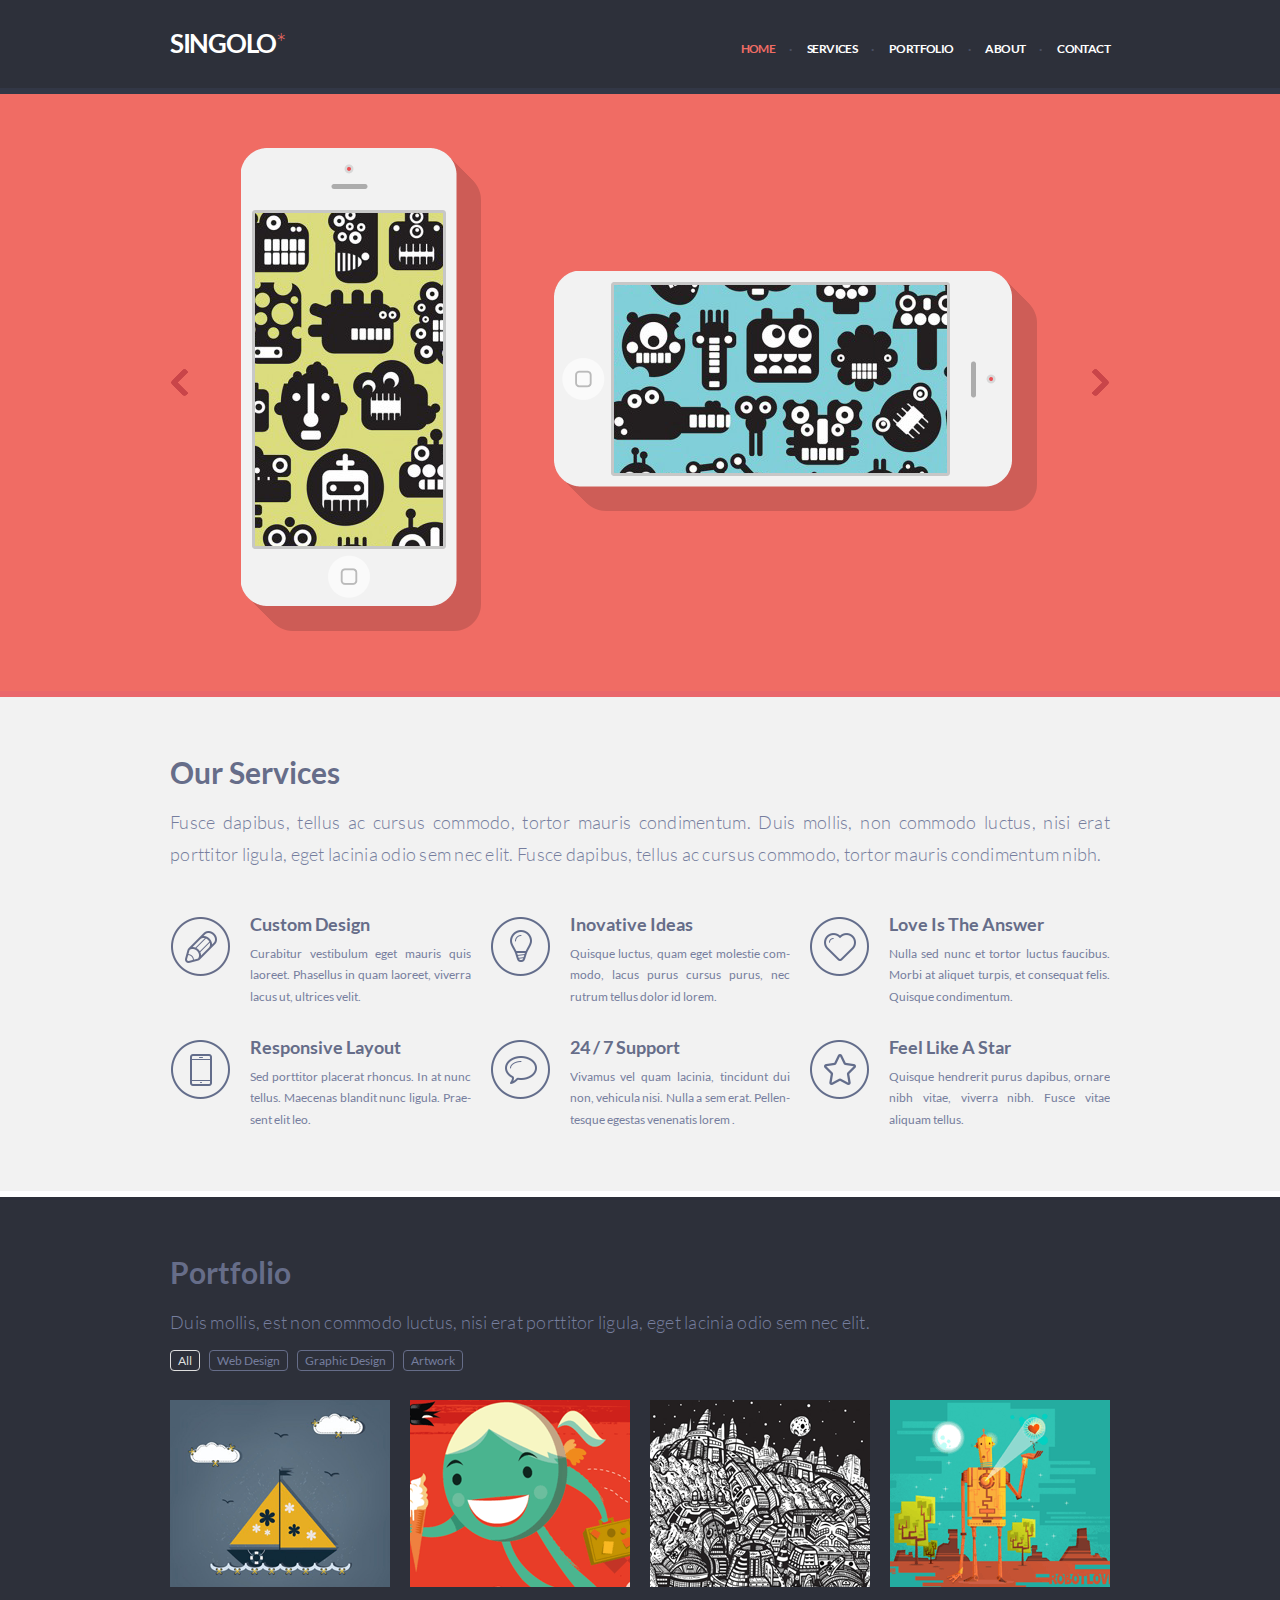
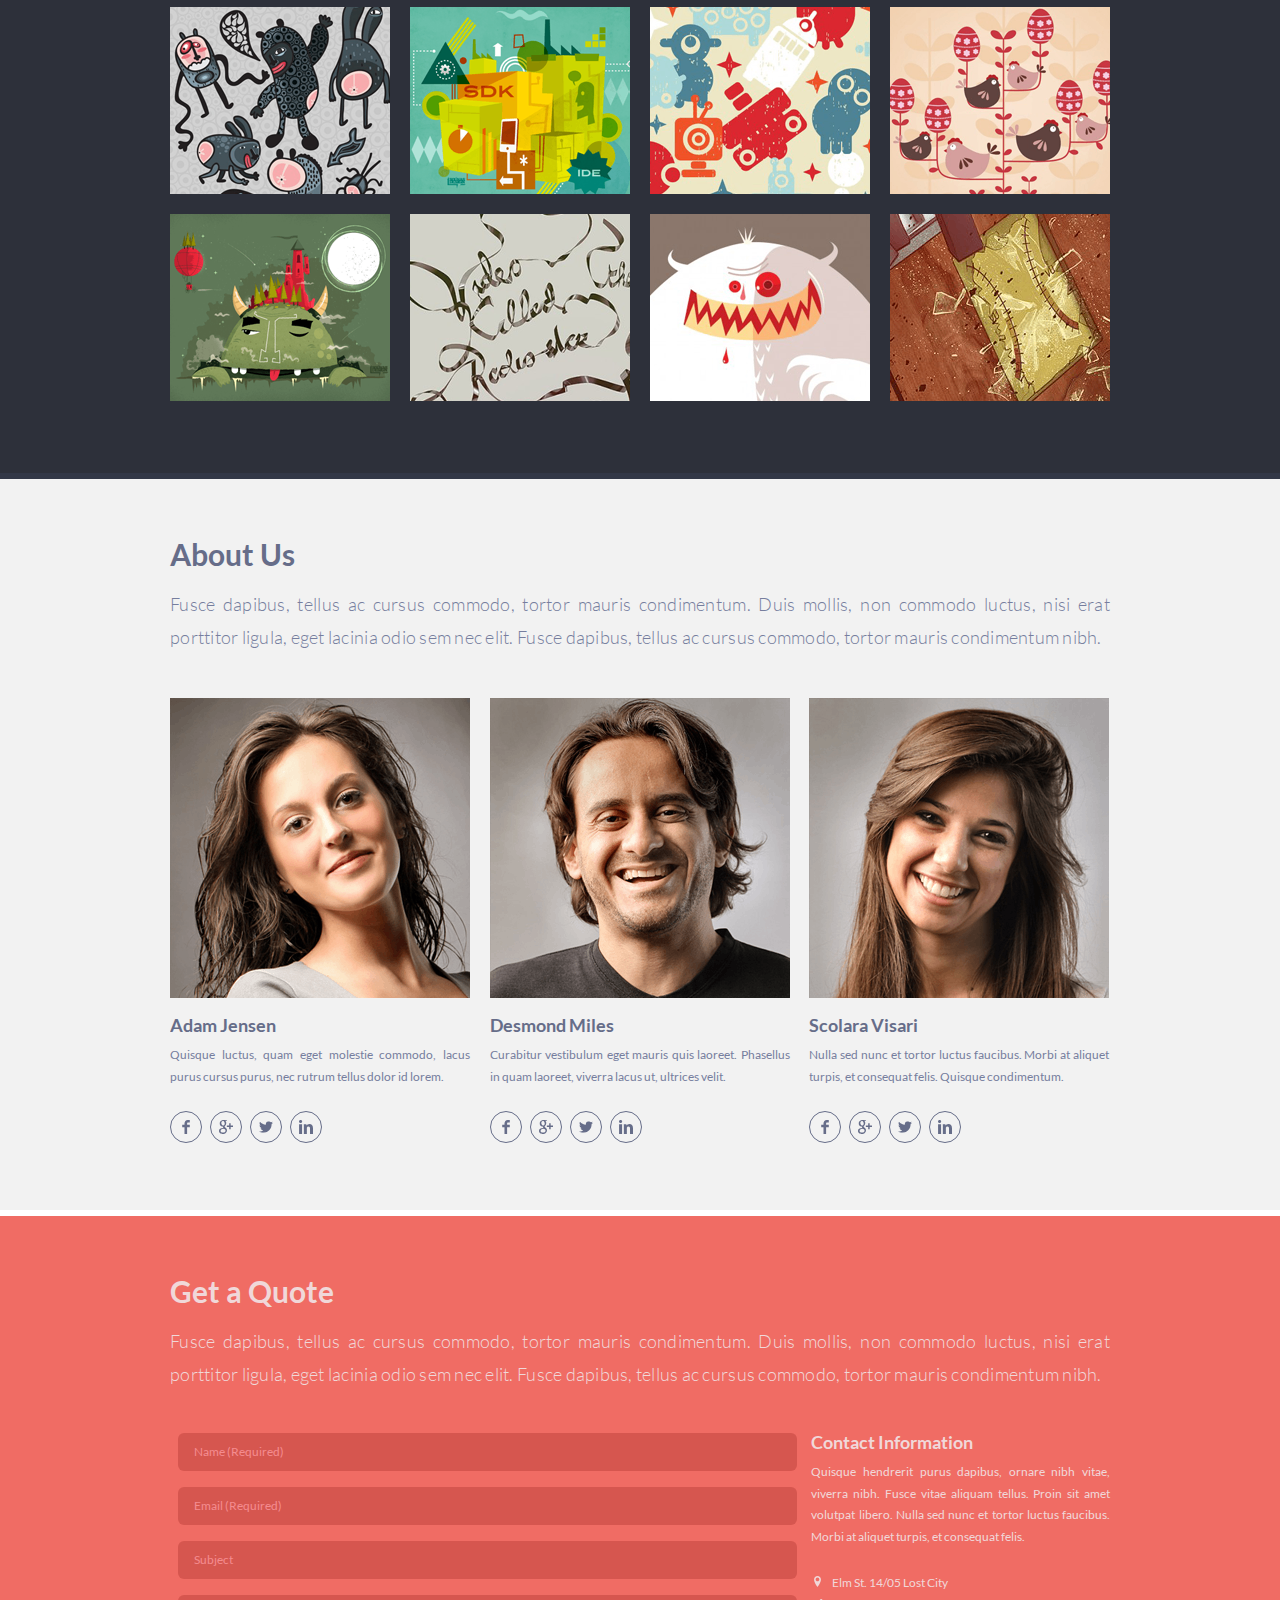
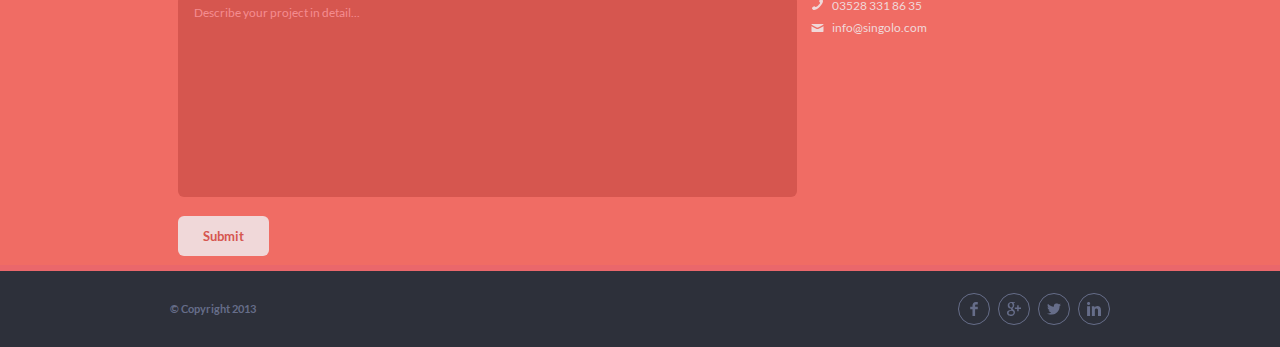
<file: index.html>
<!DOCTYPE html>
<html lang="en">
<head>
    <meta charset="UTF-8">
    <meta name="viewport" content="width=device-width, initial-scale=1.0">
    <link rel="stylesheet" href="style.css">
    <link rel="stylesheet" href="fonts.css">
    <title>Singolo</title>
</head>

<body>
    <header class="header" id="header">
        <div class="container container_header">
            <div class="header__inner">
                
                <div class="burger-block"><span class="burger"></span></div>
                <div class="logo">
                    <h1>Singolo<span class="logo__star">*</span></h1>
                </div>
                    <ul class="nav" id="menu">
                        <li class="nav__link nav__link_active" data-scroll="home">Home</li>
                        <li class="nav__link" data-scroll="services">Services</li>         
                        <li class="nav__link" data-scroll="portfolio">Portfolio</li>
                        <li class="nav__link" data-scroll="about">About</li>                  
                        <li class="nav__link" data-scroll="contact">Contact</li>
                    </ul>
            </div>
        </div>
        <div class="opacity"></div>
    </header>

    <section id="home" class="slider">
        <div class="container container_slider">
            <div class="slider__inner">
                <div class="slider__buttons">
                    <div class="slider-btn slider-btn_prev">Prev</div>
                    <div class="slider-btn slider-btn_next">Next</div>
                </div>
                    <div class="slider__item slider__item_active">
                        <img class="slides" src="assets/images/slide_1.png" alt="slide">
                        <div class="phone">
                            <img id="layout_h" class="layout layout_h" src="assets/images/layout_h.png" width="458" height="216" alt="phone">
                            <img id="screen_h" class="screen screen_h" src="assets/images/screen_h.png" width="334" height="189" alt="phone">
                        </div>
                        <div class="phone">               
                            <img id="layout_v" class="layout layout_v" src="assets/images/layout_v.png" width="216" height="458" alt="phone">
                            <img id="screen_v"class="screen screen_v" src="assets/images/screen_v.png" width="189" height="334" alt="phone">
                        </div>
                    </div>
                    <div class="slider__item">
                        <img class="slides" src="assets/images/slide_2.png" alt="slide">
                    </div>
            </div>        
        </div>
    </section>

    <section class="section section-services" id="services">
        <div class="container">
            <div class="section__header">
                <h2 class="section__title">Our Services</h2>
                <p class="section__text">Fusce dapibus, tellus ac cursus commodo, tortor mauris condimentum. Duis mollis, 
                    non commodo luctus, nisi erat porttitor ligula, eget lacinia odio sem nec elit. 
                    Fusce dapibus, tellus ac cursus commodo, tortor mauris condimentum nibh.</p>
            </div>
    
            <div class="services">

                <div class="servises__item">
                    <img class="servises__img" src="assets/images/pen.png" alt="img">
                    <div class="services__title">Custom Design</div>
                    <div class="services__text">
                        <p>Curabitur vestibulum eget mauris quis laoreet. Phasellus in quam laoreet, viverra lacus ut, ultrices velit.</p>
                    </div>
                </div>

                <div class="servises__item">
                    <img class="servises__img" src="assets/images/ideas.png" alt="img">
                    <div class="services__title">Inovative Ideas</div>
                    <div class="services__text">
                        <p>Quisque luctus, quam eget molestie com&shy;modo, lacus purus cursus purus, nec rutrum tellus dolor id lorem.</p>
                    </div>
                </div>

                <div class="servises__item">
                    <img class="servises__img" src="assets/images/heart.png" alt="img">
                    <div class="services__title">Love Is The Answer</div>
                    <div class="services__text">
                        <p>Nulla sed nunc et tortor luctus faucibus. Morbi at aliquet turpis, et consequat felis. Quisque condimentum.</p>
                    </div>
                </div>

                <div class="servises__item">
                    <img class="servises__img" src="assets/images/phone.png" alt="img">
                    <div class="services__title">Responsive Layout</div>
                    <div class="services__text">
                        <p>Sed porttitor placerat rhoncus. In at nunc tellus. Maecenas blandit nunc ligula. Prae&shy;sent elit leo.</p>
                    </div>
                </div> 
               
                <div class="servises__item">
                    <img class="servises__img" src="assets/images/support.png" alt="img">
                    <div class="services__title">24 / 7 Support</div>
                    <div class="services__text">
                        <p>Vivamus vel quam lacinia, tincidunt dui non, vehicula nisi. Nulla a sem erat. Pellen&shy;tesque egestas venenatis lorem .</p>
                    </div>
                </div>                   
               
                <div class="servises__item">
                    <img class="servises__img" src="assets/images/star.png" alt="img">
                    <div class="services__title">Feel Like A Star</div>
                    <div class="services__text">
                        <p>Quisque hendrerit purus dapibus, ornare nibh vitae, viverra nibh. Fusce vitae aliquam tellus.</p>
                    </div>
                </div>       
            </div>
        </div>
    </section>

    <section class="section section_portfolio" id="portfolio">
        <div class="container">
            <div class="section__header">
                <h2 class="section__title">Portfolio</h2>
                    <p class="section__text">Duis mollis, est non commodo luctus, nisi erat porttitor ligula, eget lacinia odio sem nec elit.</p>
            </div>

            <div class="tag">
                <span class="tag__item tag__item_active">All</span>
                <span class="tag__item">Web Design</span>
                <span class="tag__item">Graphic Design</span>
                <span class="tag__item">Artwork</span>
            </div>

            <div class="portfolio__img">
                <img class = "portfolio__img__item" src="assets/images/portfolio/1.png" width="220" height="187" alt="image">
                <img class = "portfolio__img__item" src="assets/images/portfolio/2.png" width="220" height="187" alt="image">
                <img class = "portfolio__img__item" src="assets/images/portfolio/3.png" width="220" height="187" alt="image">
                <img class = "portfolio__img__item" src="assets/images/portfolio/4.png" width="220" height="187" alt="image">
                <img class = "portfolio__img__item" src="assets/images/portfolio/5.png" width="220" height="187" alt="image">
                <img class = "portfolio__img__item" src="assets/images/portfolio/6.png" width="220" height="187" alt="image">
                <img class = "portfolio__img__item" src="assets/images/portfolio/7.png" width="220" height="187" alt="image">
                <img class = "portfolio__img__item" src="assets/images/portfolio/8.png" width="220" height="187" alt="image">
                <img class = "portfolio__img__item" src="assets/images/portfolio/9.png" width="220" height="187" alt="image">
                <img class = "portfolio__img__item" src="assets/images/portfolio/10.png" width="220" height="187" alt="image">
                <img class = "portfolio__img__item" src="assets/images/portfolio/11.png" width="220" height="187" alt="image">
                <img class = "portfolio__img__item" src="assets/images/portfolio/12.png" width="220" height="187" alt="image">    
            </div>
        </div>
    </section>

    <section class="section section_about" id="about">
        <div class="container">
            <div class="section__header">
                <h2 class="section__title">About Us</h2>
                    <p class="section__text">Fusce dapibus, tellus ac cursus commodo, tortor mauris condimentum. 
                        Duis mollis, non commodo luctus, nisi erat porttitor ligula, eget lacinia odio sem nec 
                        elit. Fusce dapibus, tellus ac cursus commodo, tortor mauris condimentum nibh.</p>
            </div>

            <div class="team">
                <div class="team__item">
                    <img class="team__img" src="assets/images/about/Adam.png" alt="team">
                    <div class="team__about">
                        <h3 class="team__name">Adam Jensen</h3>
                        <p class="team__text">Quisque luctus, quam eget molestie commodo, lacus purus cursus purus, nec rutrum tellus dolor id lorem.</p>
                    </div>
                    
                    <div class="social">
                        <div class="social__item">
                            <a class="icon icon_facebook" href="#"></a>
                        </div>
                        <div class="social__item">
                            <a class="icon icon_google" href="#"></a>
                        </div>
                        <div class="social__item">
                            <a class="icon icon_twitter" href="#"></a>
                        </div>
                        <div class="social__item">
                            <a class="icon icon_linkedin" href="#"></a>
                        </div>
                    </div>
                </div>

                <div class="team__item">
                    <img src="assets/images/about/Desmond.png" alt="team">
                    <div class="team__about">
                        <h3 class="team__name">Desmond Miles</h3>
                        <p class="team__text">Curabitur vestibulum eget mauris quis laoreet. Phasellus in quam laoreet, viverra lacus ut, ultrices velit.</p>
                    </div>
                    
                    <div class="social">
                        <div class="social__item">
                            <a class="icon icon_facebook" href="#"></a>
                        </div>
                        <div class="social__item">
                            <a class="icon icon_google" href="#"></a>
                        </div>
                        <div class="social__item">
                            <a class="icon icon_twitter" href="#"></a>
                        </div>
                        <div class="social__item">
                            <a class="icon icon_linkedin" href="#"></a>
                        </div> 
                    </div>
                </div>

                <div class="team__item">
                    <img src="assets/images/about/Scolara.png" alt="team">
                    <div class="team__about">
                        <h3 class="team__name">Scolara Visari</h3>
                        <p class="team__text">Nulla sed nunc et tortor luctus faucibus. Morbi at aliquet turpis, et consequat felis. Quisque condimentum.</p>
                    </div>
                    <div class="social">
                        <div class="social__item">
                            <a class="icon icon_facebook" href="#"></a>
                        </div>
                        <div class="social__item">
                            <a class="icon icon_google" href="#"></a>
                        </div>
                        <div class="social__item">
                            <a class="icon icon_twitter" href="#"></a>
                        </div>
                        <div class="social__item">
                            <a class="icon icon_linkedin" href="#"></a>
                        </div>
                    </div>
                </div>
            </div>
        </div>
    </section>

    <section class="section section_contacts" id="contact">
        <div class="container">
            <div class="section__header">
                <h2 class="section__title section__title_contacts">Get a Quote</h2>
                    <p class="section__text section__text_contacts">Fusce dapibus, tellus ac cursus commodo, tortor mauris condimentum. Duis mollis, non commodo luctus, nisi erat porttitor ligula, eget lacinia odio sem nec elit. Fusce dapibus, tellus ac cursus commodo, tortor mauris condimentum nibh.</p>
            </div>
           
            <div class="forms-contacts">
                <div class="forms">
                    <form class="form" id="form" action="#" method="POST" name="contacts">
                        <div class="forms__item">
                            <input id="name" class="input" type='text' name="name" placeholder="Name (Required)" required >
                        </div>
                        <div class="forms__item">
                            <input id="email" class="input" type='email' name="email" placeholder="Email (Required)" required>
                        </div>
                        <div class="forms__item">
                            <input id="subject" class="input" type='text' name="subject" placeholder="Subject">
                        </div>
                        <div class="forms__item">
                            <textarea id="textarea" class="textarea" name="detail" placeholder="Describe your project in detail..." maxlength="700"></textarea>
                        </div>
                        <div class="forms__item">
                            <input id="btn" class="submit" type="submit" value="Submit">
                        </div>    
                    </form>
                </div>

                <div class="message-block">
                    <div class="message">
                        <div class="result"></div>
                        <button id="close-btn" class="close-btn">OK</button>
                    </div>
                </div>

                <div class="contacts">
                    <div class="contacts__header">
                        <h2 class="contacts__title">Contact Information</h2>
                        <p class="contacts__text">Quisque hendrerit purus dapibus, ornare nibh vitae, viverra nibh. 
                            Fusce vitae aliquam tellus. Proin sit amet volutpat libero. Nulla sed nunc et tortor luctus faucibus. 
                            Morbi at aliquet turpis, et consequat felis.</p>
                    </div>

                    <div class="info">
                        <div class="info__item">
                            <a href="#"><span class="info__icon info__icon_location"></span>Elm St. 14/05 Lost City </a>
                        </div>
                        <div class="info__item">
                            <a href="tel: 035283318635"><span class="info__icon info__icon_phone"></span>03528 331 86 35</a>
                        </div>
                        <div class="info__item">
                            <a href="mailto: info@singolo.com"><span class="info__icon info__icon_mail"></span>info@singolo.com</a>
                        </div>
                    </div>    
                </div>
            </div>
        </div>
    </section>

    <footer class="footer">
        <div class="container">
            <div class="footer__inner">
                <div class="copyright">
                    <h5>© Copyright 2013</h5>
                </div>
                <div class="social">
                    <div class="social__item">
                        <a class="icon icon_facebook" href="#"></a>
                    </div>
                    <div class="social__item">
                        <a class="icon icon_google" href="#"></a>
                    </div>
                    <div class="social__item">
                        <a class="icon icon_twitter" href="#"></a>
                    </div>
                    <div class="social__item">
                        <a class="icon icon_linkedin" href="#"></a>
                    </div>
                </div>
            </div>
        </div>
    </footer>

    <script src="script.js"></script>

</body>
</html>
</file>
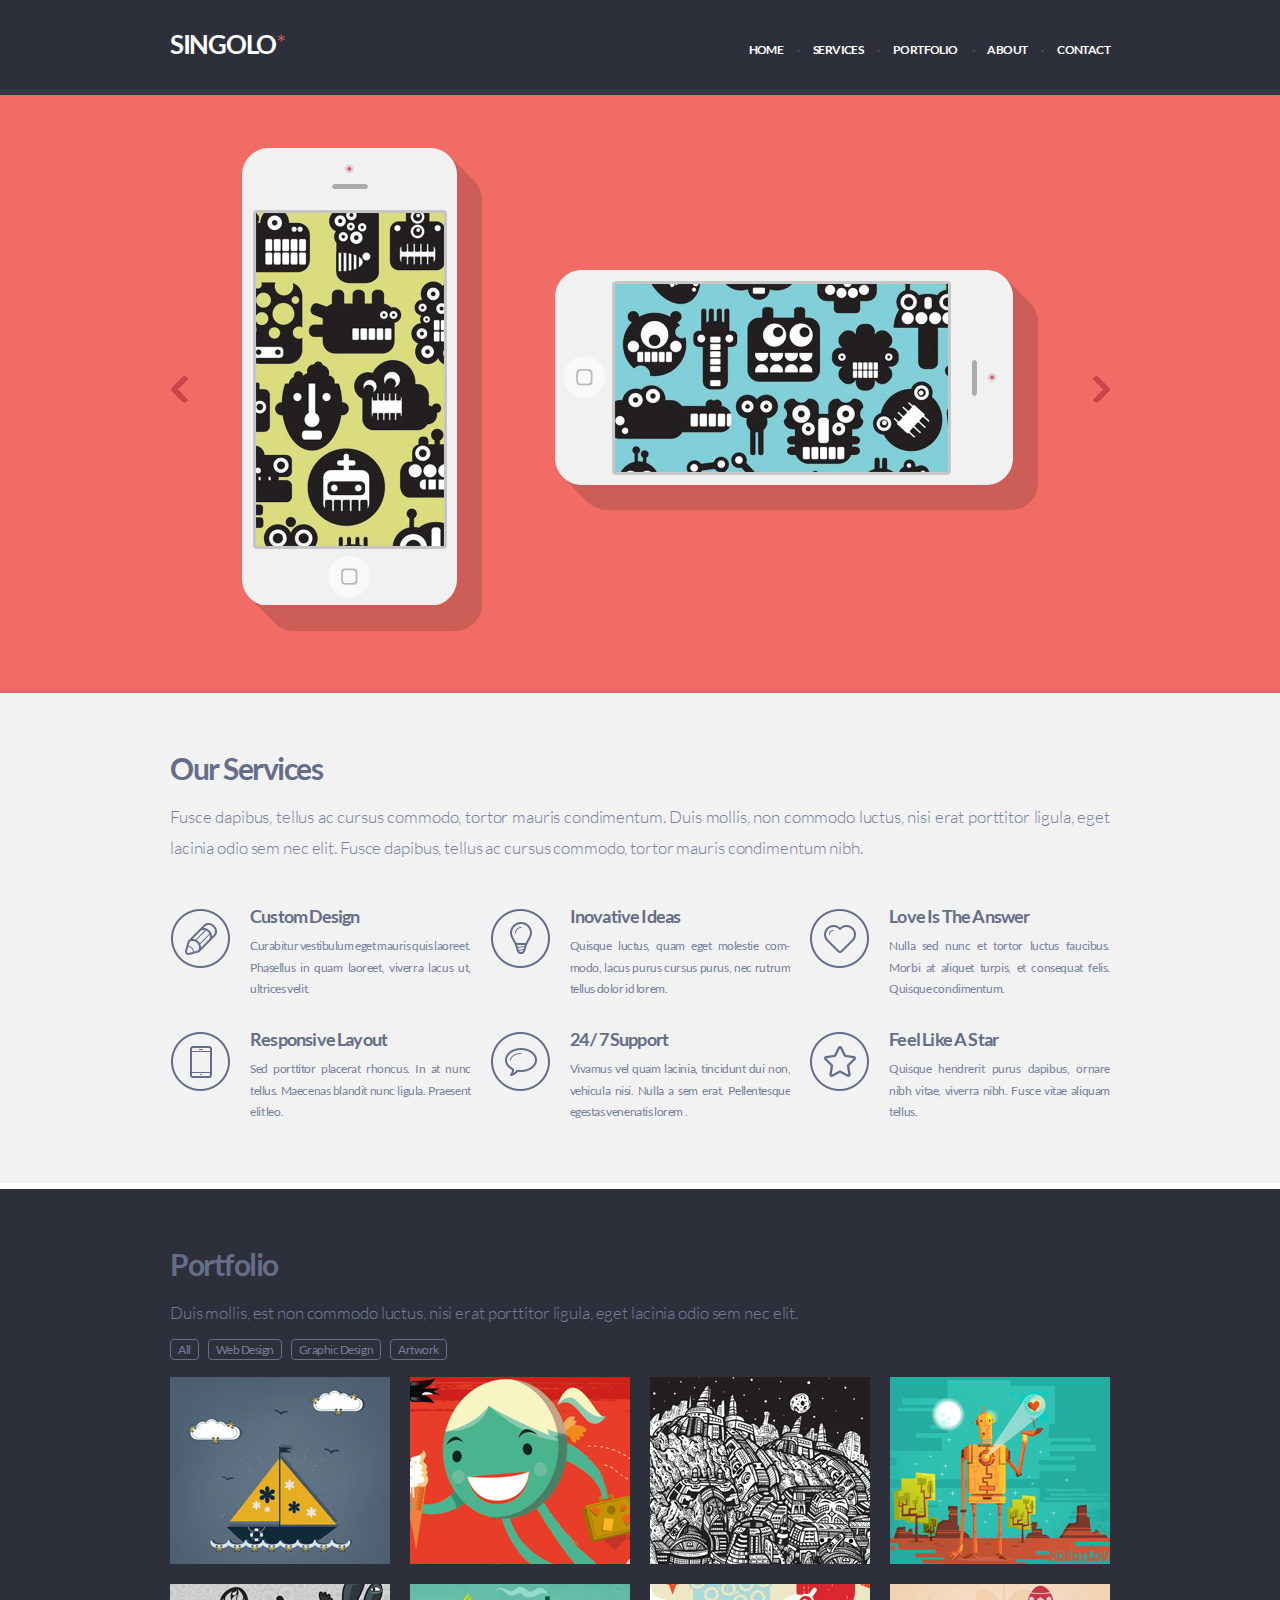
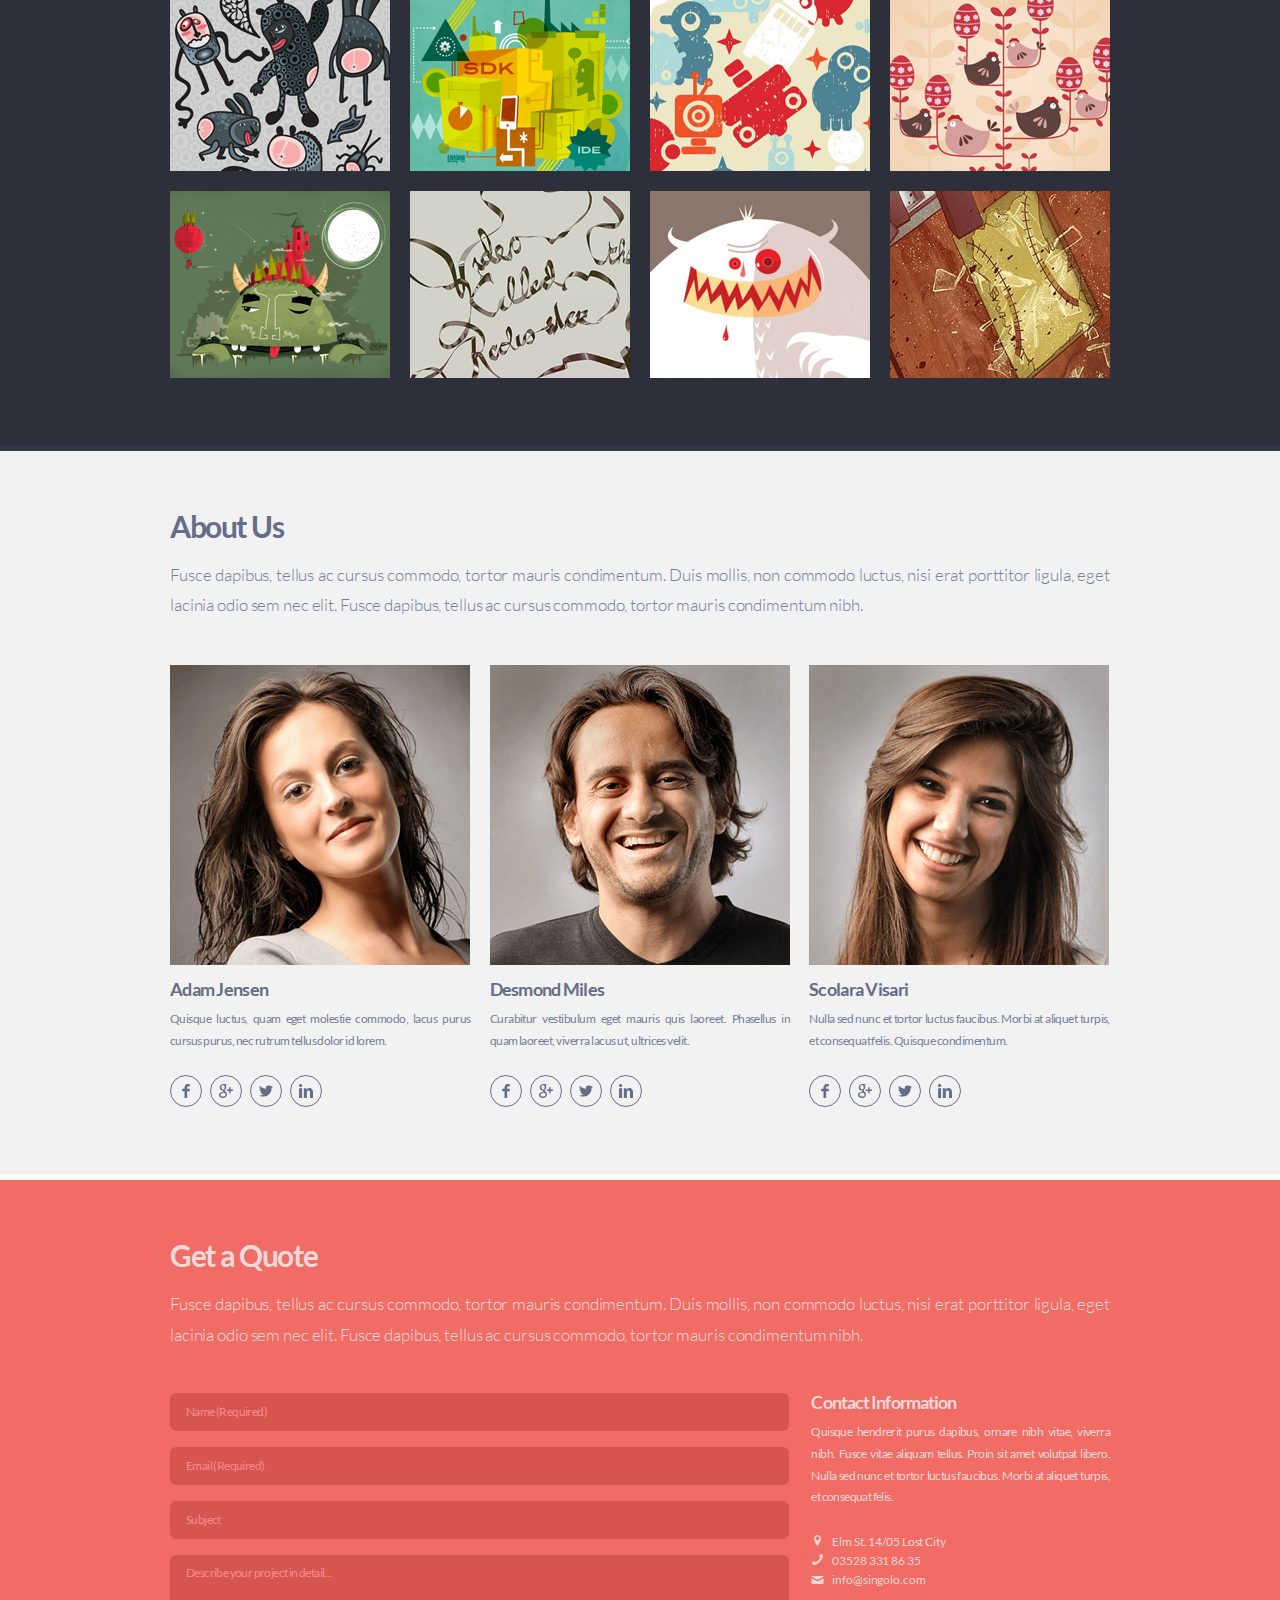
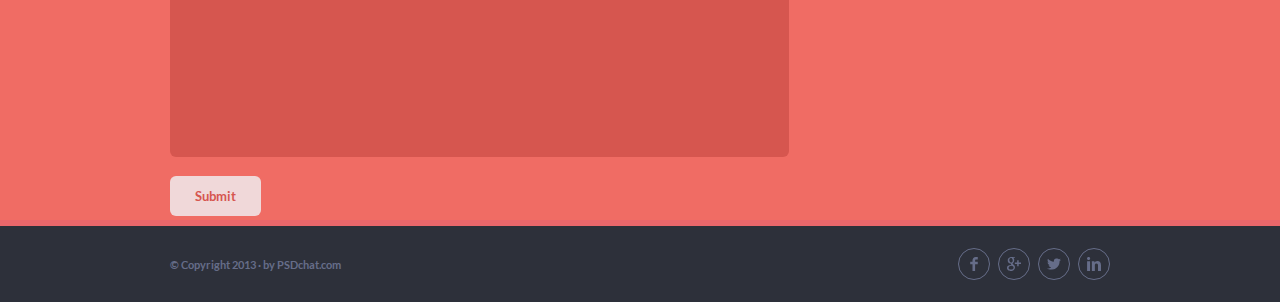
<file: singolo.html>
<!DOCTYPE html>
<html lang="en">
<head>
    <meta charset="UTF-8">
    <meta name="viewport" content="width=device-width, initial-scale=1.0">
    <link rel="stylesheet" href="singolo.css">
    <link rel="stylesheet" href="fonts.css">
    <title>Singolo</title>
</head>

<body>
    <header class="header">
        <div class="container">
            <div class="header__inner">
                
                <div class="logo">
                    <h1>Singolo<span class="logo__star">*</span></h1>
                </div>

                <nav class="nav">
                    <a class="nav__link" href="#">Home</a>
                    <a class="nav__link" href="#">Services</a>         
                    <a class="nav__link" href="#">Portfolio</a>
                    <a class="nav__link" href="#">About</a>                  
                    <a class="nav__link" href="#">Contact</a>
                </nav>
            </div>
        </div>
    </header>

    <section class="slider">
        <div class="container">
            <div class="slider__inner">
                <div class="slider__buttons">
                    <a class="slider-btn slider-btn_prev" href="#">Prev</a>
                    <a class="slider-btn slider-btn_next" href="#">Next</a>
                </div>

                <div class="devices">
                    <div class="devices__item">
                        <img class="devices__shadow" src="assets/images/Shadow_V.png" alt="iPhone">
                        <img class="devices__iphone" src="assets/images/iPhone_V.png" alt="iPhone">
                    </div>

                    <div class="devices__item">
                        <img class="devices__shadow" src="assets/images/Shadow_H.png" alt="iPhone">
                        <img class="devices__iphone" src="assets/images/iPhone_H.png" alt="iPhone">
                    </div>              
                </div>
            </div>
        </div>
    </section>

    <section class="section section-services">
        <div class="container">
            <div class="section__header">
                <h2 class="section__title">Our Services</h2>
                <p class="section__text">Fusce dapibus, tellus ac cursus commodo, tortor mauris condimentum. Duis mollis, 
                    non commodo luctus, nisi erat porttitor ligula, eget lacinia odio sem nec elit. 
                    Fusce dapibus, tellus ac cursus commodo, tortor mauris condimentum nibh.</p>
            </div>
    
            <div class="services">

                <div class="servises__item">
                    <img class="servises__img" src="assets/images/pen.png" alt="img">
                    <div class="services__title">Custom Design</div>
                    <div class="services__text">
                        <p>Curabitur vestibulum eget mauris quis laoreet. Phasellus in quam laoreet, viverra lacus ut, ultrices velit.</p>
                    </div>
                </div>

                <div class="servises__item">
                    <img class="servises__img" src="assets/images/ideas.png" alt="img">
                    <div class="services__title">Inovative Ideas</div>
                    <div class="services__text">
                        <p>Quisque luctus, quam eget molestie com&shy;modo, lacus purus cursus purus, nec rutrum tellus dolor id lorem.</p>
                    </div>
                </div>

                <div class="servises__item">
                    <img class="servises__img" src="assets/images/heart.png" alt="img">
                    <div class="services__title">Love Is The Answer</div>
                    <div class="services__text">
                        <p>Nulla sed nunc et tortor luctus faucibus. Morbi at aliquet turpis, et consequat felis. Quisque condimentum.</p>
                    </div>
                </div>

                <div class="servises__item">
                    <img class="servises__img" src="assets/images/phone.png" alt="img">
                    <div class="services__title">Responsive Layout</div>
                    <div class="services__text">
                        <p>Sed porttitor placerat rhoncus. In at nunc tellus. Maecenas blandit nunc ligula. Prae&shy;sent elit leo.</p>
                    </div>
                </div> 
               
                <div class="servises__item">
                    <img class="servises__img" src="assets/images/support.png" alt="img">
                    <div class="services__title">24 / 7 Support</div>
                    <div class="services__text">
                        <p>Vivamus vel quam lacinia, tincidunt dui non, vehicula nisi. Nulla a sem erat. Pellen&shy;tesque egestas venenatis lorem .</p>
                    </div>
                </div>                   
               
                <div class="servises__item">
                    <img class="servises__img" src="assets/images/star.png" alt="img">
                    <div class="services__title">Feel Like A Star</div>
                    <div class="services__text">
                        <p>Quisque hendrerit purus dapibus, ornare nibh vitae, viverra nibh. Fusce vitae aliquam tellus.</p>
                    </div>
                </div>       
            </div>
        </div>
    </section>

    <section class="section section_portfolio">
        <div class="container">
            <div class="section__header">
                <h2 class="section__title">Portfolio</h2>
                    <p class="section__text">Duis mollis, est non commodo luctus, nisi erat porttitor ligula, eget lacinia odio sem nec elit.</p>
            </div>

            <div class="tag">
                <a href="#" class="tag__item">All</a>
                <a href="#" class="tag__item">Web Design</a>
                <a href="#" class="tag__item">Graphic Design</a>
                <a href="#" class="tag__item">Artwork</a>
            </div>

            <div class="portfolio__img">
                <img class = "portfolio__img__item" src="assets/images/portfolio/1.png" alt="image">
                <img class = "portfolio__img__item" src="assets/images/portfolio/2.png" alt="image">
                <img class = "portfolio__img__item" src="assets/images/portfolio/3.png" alt="image">
                <img class = "portfolio__img__item" src="assets/images/portfolio/4.png" alt="image">
                <img class = "portfolio__img__item" src="assets/images/portfolio/5.png" alt="image">
                <img class = "portfolio__img__item" src="assets/images/portfolio/6.png" alt="image">
                <img class = "portfolio__img__item" src="assets/images/portfolio/7.png" alt="image">
                <img class = "portfolio__img__item" src="assets/images/portfolio/8.png" alt="image">
                <img class = "portfolio__img__item" src="assets/images/portfolio/9.png" alt="image">
                <img class = "portfolio__img__item" src="assets/images/portfolio/10.png" alt="image">
                <img class = "portfolio__img__item" src="assets/images/portfolio/11.png" alt="image">
                <img class = "portfolio__img__item" src="assets/images/portfolio/12.png" alt="image">    
            </div>
        </div>
    </section>

    <section class="section section_about">
        <div class="container">
            <div class="section__header">
                <h2 class="section__title">About Us</h2>
                    <p class="section__text">Fusce dapibus, tellus ac cursus commodo, tortor mauris condimentum. 
                        Duis mollis, non commodo luctus, nisi erat porttitor ligula, eget lacinia odio sem nec 
                        elit. Fusce dapibus, tellus ac cursus commodo, tortor mauris condimentum nibh.</p>
            </div>

            <div class="team">
                <div class="team__item">
                    <img class="team__img" src="assets/images/about/Adam.png" alt="team">
                    <div class="team__about">
                        <h3 class="team__name">Adam Jensen</h3>
                        <p class="team__text">Quisque luctus, quam eget molestie commodo, lacus purus cursus purus, nec rutrum tellus dolor id lorem.</p>
                    </div>
                    
                    <div class="social">
                        <div class="social__item">
                            <a class="icon icon_facebook" href="#"></a>
                        </div>
                        <div class="social__item">
                            <a class="icon icon_google" href="#"></a>
                        </div>
                        <div class="social__item">
                            <a class="icon icon_twitter" href="#"></a>
                        </div>
                        <div class="social__item">
                            <a class="icon icon_linkedin" href="#"></a>
                        </div>
                    </div>
                </div>

                <div class="team__item">
                    <img src="assets/images/about/Desmond.png" alt="team">
                    <div class="team__about">
                        <h3 class="team__name">Desmond Miles</h3>
                        <p class="team__text">Curabitur vestibulum eget mauris quis laoreet. Phasellus in quam laoreet, viverra lacus ut, ultrices velit.</p>
                    </div>
                    
                    <div class="social">
                        <div class="social__item">
                            <a class="icon icon_facebook" href="#"></a>
                        </div>
                        <div class="social__item">
                            <a class="icon icon_google" href="#"></a>
                        </div>
                        <div class="social__item">
                            <a class="icon icon_twitter" href="#"></a>
                        </div>
                        <div class="social__item">
                            <a class="icon icon_linkedin" href="#"></a>
                        </div> 
                    </div>
                </div>

                <div class="team__item">
                    <img src="assets/images/about/Scolara.png" alt="team">
                    <div class="team__about">
                        <h3 class="team__name">Scolara Visari</h3>
                        <p class="team__text">Nulla sed nunc et tortor luctus faucibus. Morbi at aliquet turpis, et consequat felis. Quisque condimentum.</p>
                    </div>
                    <div class="social">
                        <div class="social__item">
                            <a class="icon icon_facebook" href="#"></a>
                        </div>
                        <div class="social__item">
                            <a class="icon icon_google" href="#"></a>
                        </div>
                        <div class="social__item">
                            <a class="icon icon_twitter" href="#"></a>
                        </div>
                        <div class="social__item">
                            <a class="icon icon_linkedin" href="#"></a>
                        </div>
                    </div>
                </div>
            </div>
        </div>
    </section>

    <section class="section section_contacts">
        <div class="container">
            <div class="section__header">
                <h2 class="section__title section__title_contacts">Get a Quote</h2>
                    <p class="section__text section__text_contacts">Fusce dapibus, tellus ac cursus commodo, tortor mauris condimentum. Duis mollis, non commodo luctus, nisi erat porttitor ligula, eget lacinia odio sem nec elit. Fusce dapibus, tellus ac cursus commodo, tortor mauris condimentum nibh.</p>
            </div>
           
            <div class="forms-contacts">
                <div class="forms">
                    <form class="form" action="#" method="POST" name="contacts">
                        <div class="forms__item">
                            <input class="input" type='text' name="name" placeholder="Name (Required)" required pattern="[a-zA-Zа-яА-яЁё]{4,}+">
                        </div>
                        <div class="forms__item">
                            <input class="input" type='email' name="email" placeholder="Email (Required)" required>
                        </div>
                        <div class="forms__item">
                            <input class="input" type='text' name="subject" placeholder="Subject">
                        </div>
                        <div class="forms__item">
                            <textarea class="textarea" name="detail" placeholder="Describe your project in detail..."></textarea>
                        </div>
                        <div class="forms__item">
                            <input class="submit" type="submit" value="Submit">
                        </div>    
                    </form>
                </div>

                <div class="contacts">
                    <div class="contacts__header">
                        <h2 class="contacts__title">Contact Information</h2>
                        <p class="contacts__text">Quisque hendrerit purus dapibus, ornare nibh vitae, viverra nibh. 
                            Fusce vitae aliquam tellus. Proin sit amet volutpat libero. Nulla sed nunc et tortor luctus faucibus. 
                            Morbi at aliquet turpis, et consequat felis.</p>
                    </div>

                    <div class="info">
                        <div class="info__item">
                            <a href="#"><span class="info__icon info__icon_location"></span>Elm St. 14/05 Lost City </a>
                        </div>
                        <div class="info__item">
                            <a href="tel: 035283318635"><span class="info__icon info__icon_phone"></span>03528 331 86 35</a>
                        </div>
                        <div class="info__item">
                            <a href="mailto: info@singolo.com"><span class="info__icon info__icon_mail"></span>info@singolo.com</a>
                        </div>
                    </div>    
                </div>
            </div>
        </div>
    </section>

    <footer class="footer">
        <div class="container">
            <div class="footer__inner">
                <div class="copyright">
                    <h5>© Copyright 2013 · by PSDchat.com</h5>
                </div>
                <div class="social">
                    <div class="social__item">
                        <a class="icon icon_facebook" href="#"></a>
                    </div>
                    <div class="social__item">
                        <a class="icon icon_google" href="#"></a>
                    </div>
                    <div class="social__item">
                        <a class="icon icon_twitter" href="#"></a>
                    </div>
                    <div class="social__item">
                        <a class="icon icon_linkedin" href="#"></a>
                    </div>
                </div>
            </div>
        </div>
    </footer>
</body>
</html>
</file>
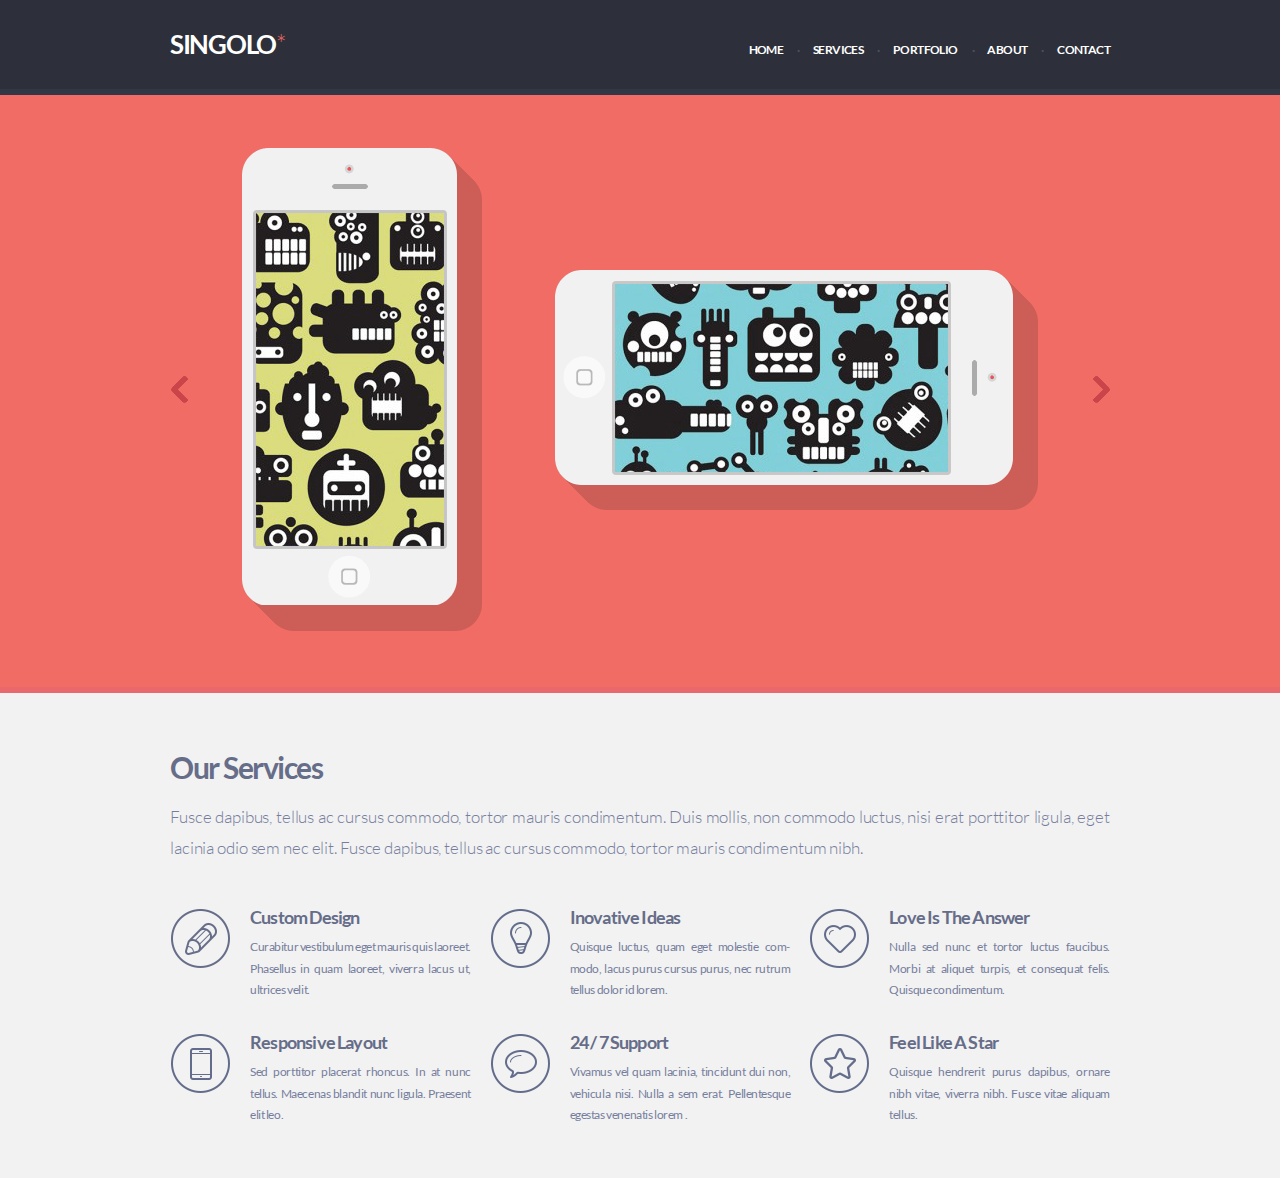
<file: singolo1.html>
<!DOCTYPE html>
<html lang="en">
<head>
    <meta charset="UTF-8">
    <meta name="viewport" content="width=device-width, initial-scale=1.0">
    <link rel="stylesheet" href="singolo1.css">
    <link rel="stylesheet" href="fonts.css">
    <title>Singolo</title>
</head>

<body>
    <header class="header">
        <div class="container">
            <div class="header__inner">
                
                <div class="logo">
                    <h1>Singolo<span class="logo__star">*</span></h1>
                </div>

                <nav class="nav">
                    <a class="nav__link" href="#">Home</a>
                    <a class="nav__link" href="#">Services</a>         
                    <a class="nav__link" href="#">Portfolio</a>
                    <a class="nav__link" href="#">About</a>                  
                    <a class="nav__link" href="#">Contact</a>
                </nav>
            </div>
        </div>
    </header>

    <section class="slider">
        <div class="container">
            <div class="slider__inner">
                <div class="slider__buttons">
                    <a class="slider-btn slider-btn_prev" href="#">Prev</a>
                    <a class="slider-btn slider-btn_next" href="#">Next</a>
                </div>

                <div class="devices">
                    <div class="devices__item">
                        <img class="devices__shadow" src="assets/images/Shadow_V.png" alt="iPhone">
                        <img class="devices__iphone" src="assets/images/iPhone_V.png" alt="iPhone">
                    </div>

                    <div class="devices__item">
                        <img class="devices__shadow" src="assets/images/Shadow_H.png" alt="iPhone">
                        <img class="devices__iphone" src="assets/images/iPhone_H.png" alt="iPhone">
                    </div>              
                </div>
            </div>
        </div>
    </section>

    <section class="section section-services">
        <div class="container">
            <div class="section__header">
                <h1 class="section__title">Our Services</h1>
                <p class="section__text">Fusce dapibus, tellus ac cursus commodo, tortor mauris condimentum. Duis mollis, 
                    non commodo luctus, nisi erat porttitor ligula, eget lacinia odio sem nec elit. 
                    Fusce dapibus, tellus ac cursus commodo, tortor mauris condimentum nibh.</p>
            </div>
    
            <div class="services">
                <div class="layout-3-column">
                    <div class="servises__item">
                        <img class="servises__img" src="assets/images/pen.png" alt="img">
                        <div class="services__title">Custom Design</div>
                        <div class="services__text">
                            <p>Curabitur vestibulum eget mauris quis laoreet. Phasellus in quam laoreet, viverra lacus ut, ultrices velit.</p>
                        </div>
                    </div>
    
                    <div class="servises__item">
                        <img class="servises__img" src="assets/images/phone.png" alt="img">
                        <div class="services__title">Responsive Layout</div>
                        <div class="services__text">
                            <p>Sed porttitor placerat rhoncus. In at nunc tellus. Maecenas blandit nunc ligula. Prae&shy;sent elit leo.</p>
                        </div>
                    </div> 
                </div>
                
                <div class="layout-3-column">
                    <div class="servises__item">
                        <img class="servises__img" src="assets/images/ideas.png" alt="img">
                        <div class="services__title">Inovative Ideas</div>
                        <div class="services__text">
                            <p>Quisque luctus, quam eget molestie com&shy;modo, lacus purus cursus purus, nec rutrum tellus dolor id lorem.</p>
                        </div>
                    </div>
                   
                    <div class="servises__item">
                        <img class="servises__img" src="assets/images/support.png" alt="img">
                        <div class="services__title">24 / 7 Support</div>
                        <div class="services__text">
                            <p>Vivamus vel quam lacinia, tincidunt dui non, vehicula nisi. Nulla a sem erat. Pellen&shy;tesque egestas venenatis lorem .</p>
                        </div>
                    </div>                   
                </div>
                
                <div class="layout-3-column">
                    <div class="servises__item">
                        <img class="servises__img" src="assets/images/heart.png" alt="img">
                        <div class="services__title">Love Is The Answer</div>
                        <div class="services__text">
                            <p>Nulla sed nunc et tortor luctus faucibus. Morbi at aliquet turpis, et consequat felis. Quisque condimentum.</p>
                        </div>
                    </div>
    
                    <div class="servises__item">
                        <img class="servises__img" src="assets/images/star.png" alt="img">
                        <div class="services__title">Feel Like A Star</div>
                        <div class="services__text">
                            <p>Quisque hendrerit purus dapibus, ornare nibh vitae, viverra nibh. Fusce vitae aliquam tellus.</p>
                        </div>
                    </div>       
                </div>       
            </div>
        </div>
    </section>
</body>
</html>
</file>
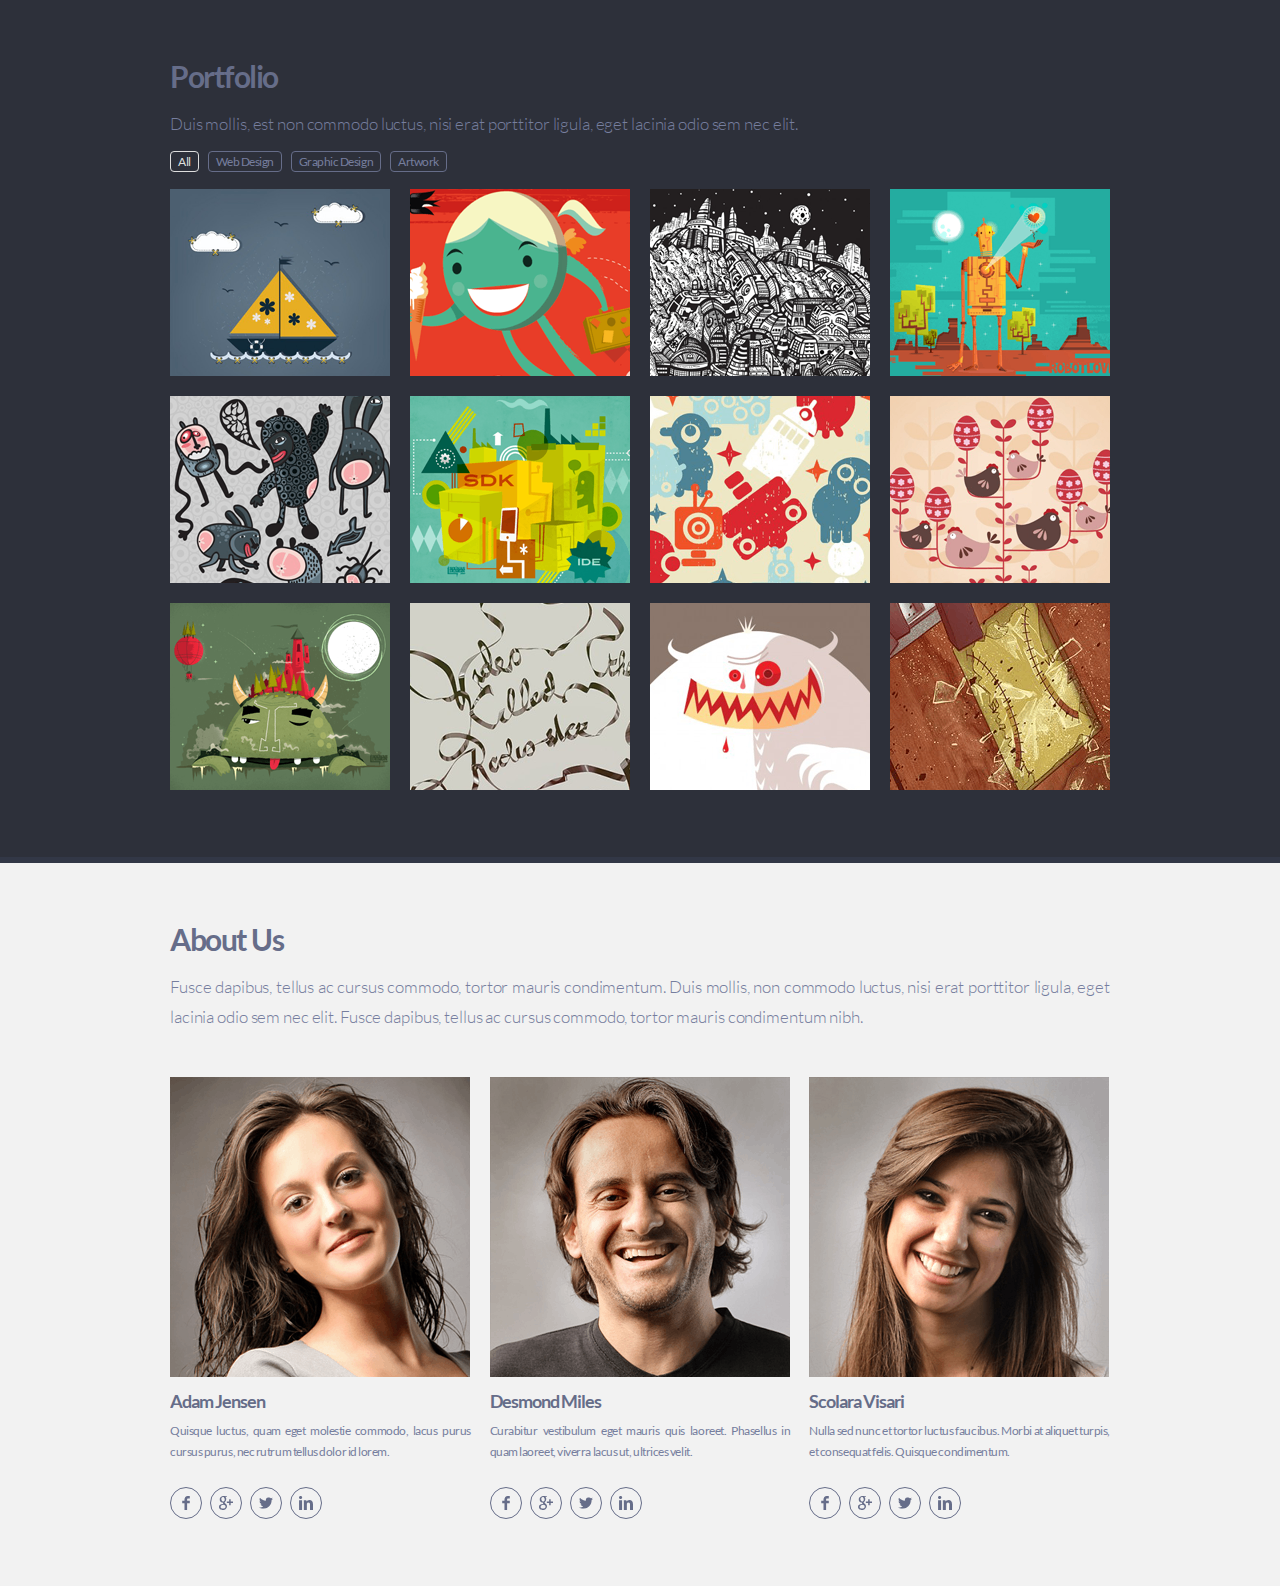
<file: singolo2.html>
<!DOCTYPE html>
<html lang="en">
<head>
    <meta charset="UTF-8">
    <meta name="viewport" content="width=device-width, initial-scale=1.0">
    <link rel="stylesheet" href="singolo2.css">
    <link rel="stylesheet" href="fonts.css">
    <title>Singolo</title>
</head>

<body>

    <section class="section section_portfolio">
        <div class="container">
            <div class="section__header">
                <h1 class="section__title">Portfolio</h1>
                    <p class="section__text">Duis mollis, est non commodo luctus, nisi erat porttitor ligula, eget lacinia odio sem nec elit.</p>
            </div>

            <div class="tag">
                <a href="#" class="tag__item tag__item_active">All</a>
                <a href="#" class="tag__item">Web Design</a>
                <a href="#" class="tag__item">Graphic Design</a>
                <a href="#" class="tag__item">Artwork</a>
            </div>

            <div class="portfolio__img">
                <img class = "portfolio__img__item" src="assets/images/portfolio/1.png" alt="image">
                <img class = "portfolio__img__item" src="assets/images/portfolio/2.png" alt="image">
                <img class = "portfolio__img__item" src="assets/images/portfolio/3.png" alt="image">
                <img class = "portfolio__img__item" src="assets/images/portfolio/4.png" alt="image">
                <img class = "portfolio__img__item" src="assets/images/portfolio/5.png" alt="image">
                <img class = "portfolio__img__item" src="assets/images/portfolio/6.png" alt="image">
                <img class = "portfolio__img__item" src="assets/images/portfolio/7.png" alt="image">
                <img class = "portfolio__img__item" src="assets/images/portfolio/8.png" alt="image">
                <img class = "portfolio__img__item" src="assets/images/portfolio/9.png" alt="image">
                <img class = "portfolio__img__item" src="assets/images/portfolio/10.png" alt="image">
                <img class = "portfolio__img__item" src="assets/images/portfolio/11.png" alt="image">
                <img class = "portfolio__img__item" src="assets/images/portfolio/12.png" alt="image">     
            </div>
        </div>
    </section>

    <section class="section section_about">
        <div class="container">
            <div class="section__header">
                <h1 class="section__title">About Us</h1>
                    <p class="section__text">Fusce dapibus, tellus ac cursus commodo, tortor mauris condimentum. 
                        Duis mollis, non commodo luctus, nisi erat porttitor ligula, eget lacinia odio sem nec 
                        elit. Fusce dapibus, tellus ac cursus commodo, tortor mauris condimentum nibh.</p>
            </div>

            <div class="team">
                <div class="team__item">
                    <img class="team__img" src="assets/images/about/Adam.png" alt="team">
                    <div class="team__about">
                        <h2 class="team__name">Adam Jensen</h2>
                        <p class="team__text">Quisque luctus, quam eget molestie commodo, lacus purus cursus purus, nec rutrum tellus dolor id lorem.</p>
                    </div>
                    <div class="social">
                        <div class="social__item">
                            <a class="icon icon_facebook" href="#"></a>
                        </div>
                        <div class="social__item">
                            <a class="icon icon_google" href="#"></a>
                        </div>
                        <div class="social__item">
                            <a class="icon icon_twitter" href="#"></a>
                        </div>
                        <div class="social__item">
                            <a class="icon icon_linkedin" href="#"></a>
                        </div>
                    </div>
                </div>

                <div class="team__item">
                    <img src="assets/images/about/Desmond.png" alt="team">
                    <div class="team__about">
                        <h2 class="team__name">Desmond Miles</h2>
                        <p class="team__text">Curabitur vestibulum eget mauris quis laoreet. Phasellus in quam laoreet, viverra lacus ut, ultrices velit.</p>
                    </div>
                    
                    <div class="social">
                        <div class="social__item">
                            <a class="icon icon_facebook" href="#"></a>
                        </div>
                        <div class="social__item">
                            <a class="icon icon_google" href="#"></a>
                        </div>
                        <div class="social__item">
                            <a class="icon icon_twitter" href="#"></a>
                        </div>
                        <div class="social__item">
                            <a class="icon icon_linkedin" href="#"></a>
                        </div> 
                    </div>
                </div>

                <div class="team__item">
                    <img src="assets/images/about/Scolara.png" alt="team">
                    <div class="team__about">
                        <h2 class="team__name">Scolara Visari</h2>
                        <p class="team__text">Nulla sed nunc et tortor luctus faucibus. Morbi at aliquet turpis, et consequat felis. Quisque condimentum.</p>
                    </div>
                    <div class="social">
                        <div class="social__item">
                            <a class="icon icon_facebook" href="#"></a>
                        </div>
                        <div class="social__item">
                            <a class="icon icon_google" href="#"></a>
                        </div>
                        <div class="social__item">
                            <a class="icon icon_twitter" href="#"></a>
                        </div>
                        <div class="social__item">
                            <a class="icon icon_linkedin" href="#"></a>
                        </div>
                    </div>
                </div>
            </div>
        </div>
    </section>
</body>
</html>
</file>
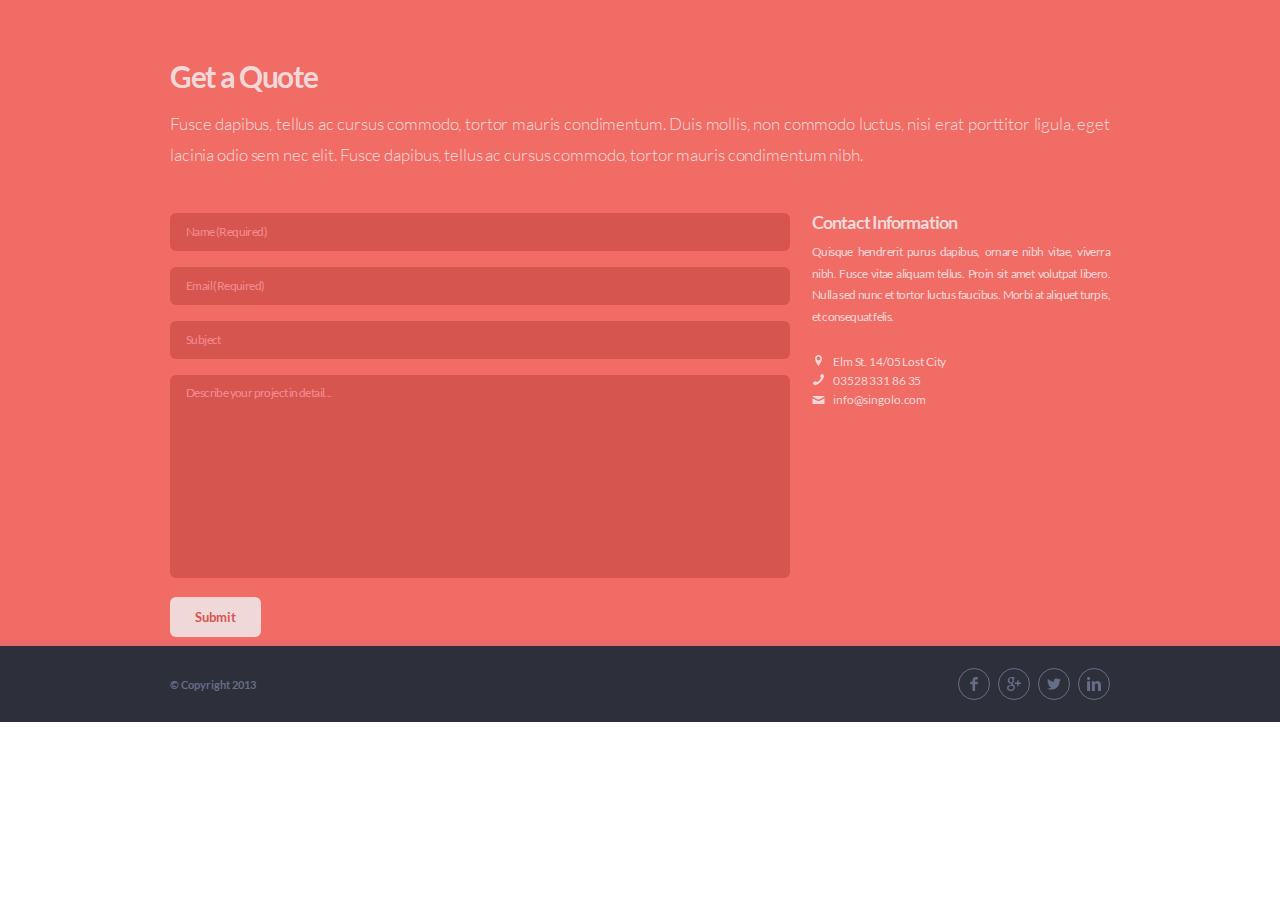
<file: singolo3.html>
<!DOCTYPE html>
<html lang="en">
<head>
    <meta charset="UTF-8">
    <meta name="viewport" content="width=device-width, initial-scale=1.0">
    <link rel="stylesheet" href="singolo3.css">
    <link rel="stylesheet" href="fonts.css">
    <title>Singolo</title>
</head>

<body>
  <section class="section section_contacts">
        <div class="container">
            <div class="section__header">
                <h1 class="section__title">Get a Quote</h1>
                    <p class="section__text">Fusce dapibus, tellus ac cursus commodo, tortor mauris condimentum. Duis mollis, non commodo luctus, nisi erat porttitor ligula, eget lacinia odio sem nec elit. Fusce dapibus, tellus ac cursus commodo, tortor mauris condimentum nibh.</p>
            </div>
           
            <div class="forms-contacts">
                <div class="forms">
                    <form class="form" action="#" method="POST" name="contacts">
                        <div class="forms__item">
                            <input class="input" type='text' name="name" placeholder="Name (Required)" required>
                        </div>
                        <div class="forms__item">
                            <input class="input" type='email' name="email" placeholder="Email (Required)" required>
                        </div>
                        <div class="forms__item">
                            <input class="input" type='text' name="subject" placeholder="Subject">
                        </div>
                        <div class="forms__item">
                            <textarea class="textarea" name="detail" placeholder="Describe your project in detail..."></textarea>
                        </div>
                        <div class="forms__item">
                            <input class="submit" type="submit" value="Submit">
                        </div>    
                    </form>
                </div>

                <div class="contacts">
                    <div class="contacts__header">
                        <h2 class="contacts__title">Contact Information</h2>
                        <p class="contacts__text">Quisque hendrerit purus dapibus, ornare nibh vitae, viverra nibh. 
                            Fusce vitae aliquam tellus. Proin sit amet volutpat libero. Nulla sed nunc et tortor luctus faucibus. 
                            Morbi at aliquet turpis, et consequat felis.</p>
                    </div>
                    <div class="info">
                        <div class="info__item">
                            <a href="#"><span class="inf inf_location"></span>Elm St. 14/05 Lost City </a>
                        </div>
                        <div class="info__item">
                            <a href="tel: 035283318635"><span class="inf inf_phone"></span>03528 331 86 35</a>
                        </div>
                        <div class="info__item">
                            <a href="mailto: info@singolo.com"><span class="inf inf_mail"></span>info@singolo.com</a>
                        </div>
                    </div>    
                </div>
            </div>
        </div>
    </section>

    <footer class="footer">
        <div class="container">
            <div class="footer__inner">
                <div class="copyright">
                    <h5>© Copyright 2013</h5>
                </div>
                <div class="social">
                    <div class="social__item">
                        <a class="icon icon_facebook" href="#"></a>
                    </div>
                    <div class="social__item">
                        <a class="icon icon_google" href="#"></a>
                    </div>
                    <div class="social__item">
                        <a class="icon icon_twitter" href="#"></a>
                    </div>
                    <div class="social__item">
                        <a class="icon icon_linkedin" href="#"></a>
                    </div>
                </div>
            </div>
        </div>
    </footer>
</body>
</html>
</file>
<file: style.css>
*, 
:after,
:before {
   box-sizing: border-box;
}

body {
    margin: 0;
    
    font-family: 'Lato';
    font-weight: 400;
}

h1, h2, h3, h4, h5, h6, 
p {
    margin: 0;
}

/*--------Header----------*/

.header {
    position: sticky;
    top: 0;
    z-index: 8;

    background-color: #2D303A;
    border-bottom: 6px solid #323746;   
}

.container {
    width: 100%;
    max-width: 1020px;
    margin: 0 auto;
    padding: 0 40px;
}

.header__inner {
    display: flex;
    justify-content: space-between;
    align-items: center;
    padding: 30px 0 32px;
}

.burger-block {
    display: none;
    height: 25px;
    width: 25px;

    cursor: pointer;
}

.burger {
    position: relative;
    display: none;
    height: 2px;
    width: 25px;

    background: #ffffff;
}

.burger:before {
    content: '';
    
    position: absolute;
    top: 9px;

    display: block;
    height: 2px;
    width: 100%;

    background: #ffffff; 
}

.burger:after {
    content: '';

    position: absolute;
    bottom: 9px;

    display: block;
    height: 2px;
    width: 100%;

    background: #ffffff;
}

.burger_active {
    transform: rotate(90deg);
    z-index: 100;
}

.logo h1{
    font-size: 26px;
    font-weight: 700; 
    line-height: 1;
    letter-spacing: -0.05em;
    text-decoration: none;
    text-transform: uppercase; 
    color: #FFFFFF;
    text-align: center;
}

.logo__star {
    font-weight: 300;
    color: #f06c64; 
}

.nav {
    display: block;
    align-self: flex-end;
    padding: 0;
    margin: 0;

    font-size: 12px;
    font-weight: 700;    
    text-transform: uppercase;
    letter-spacing: -0.05em;
    text-align: center;
}

.nav__link {
    display: inline-block;
    padding: 0;
    margin-right: 14px;

    text-decoration: none;
    color: #FFFFFF;
    list-style: none;
}

.nav__link:after {
    content: '\B7';
    margin-left: 14px;
    
    color: #494e62;
}

.nav__link:last-child {
    margin-right: 0;
}

.nav__link:last-child:after {
    display: none;
}

.nav__link:hover,
.nav__link_active {
    color: #f06c64;

    cursor: pointer;
}

/*--------Slider----------*/
.slider {
    width: 100%;
    
    background-color: #f06c64;
    border-bottom: 6px solid #ea676b;
    
    transition: all ease 2s;   
}

.slider_blue {
    background-color: #648bf0;
    border-bottom: 6px solid #348bf0;
}

.slider__inner {
    position: relative;
    width: 100%;
    
    overflow: hidden;
}

.slides {
    width: 100%;
}

.slider__item {
    position: relative;

    display: none;
    margin: 0 auto;
    width: 100%;
    height: auto;
    
    animation: 0.5s ease-in-out;
}

.slider__item_active,
.slider__item_next {
    display: block;
}

.slider__item_next {
    position: absolute;
    top: 0;

    width: 100%;
}

.to-left {
    animation-name: left;
}

.to-right {
    animation-name: right;
    animation-direction: reverse;
}

.from-left {
    animation-name: left;
    animation-direction: reverse;
}

.from-right {
    animation-name: right;
}

@keyframes left {
    from {
        left: 0;
    }
    to {
        left: -100%;
    }
}

@keyframes right {
    from {
        left: 100%;
    }
    to {
        left: 0;
    }
}

.screen_h {
   position: absolute;
   top: 31.7%; 
   right: 17.3%;
   z-index: 2;

   display: none;
   width: 35.6%;
   height: auto;
   
   cursor: pointer;
}

.screen_v {
    position: absolute;
    top: 19.7%; 
    left: 8.9%;
    z-index: 2;
    
    display: none;
    width: 20.2%;
    height: auto;

    cursor: pointer;
}

.display {
    display: block;
}

.layout_h {
    position: absolute;
    top: 29%; 
    right: 10.1%;
    z-index: 3;
  
    width: 49%;
    height: auto;

    opacity: 0;
    cursor: pointer;
}

.layout_v {
    position: absolute;
    top: 9%; 
    left: 7.8%;
    z-index: 3;
  
    width: 23%;
    height: auto;

    opacity: 0;
    cursor: pointer;
}

.img.screen{
    opacity: 1;
}

.slider-btn {
    position: absolute;
    top: 46.5%;
    z-index: 5;
    
    font-size: 0;
    color: transparent;
    
    border: 0;
    background: none;
    transform: translateY(-50%);
}

.slider-btn:after {
    content: "";
    display: block;
    width: 21px;
    height: 21px;

    border-top: 6px solid #c94549;
    border-left: 6px solid #c94549;
    border-radius: 4px; 
    
    cursor: pointer; 
}

.slider-btn:hover:after {
    border-top-color: #813437;
    border-left-color:#813437;
    
    transform: scale(1.1);
}

.slider-btn_prev {
    left: 4px; 
    transform:  rotate(-45deg);
}

.slider-btn_next {
    right: 4px;  
    transform:  rotate(135deg);
}

/*--------Section Services----------*/
.section {
    padding: 57px 0 62px;
}

.section-services {
    border-bottom: 6px solid #ffffff;
    background-color: #f2f2f2;
}

.section__title {
    font-size: 30px;
    font-weight: 900;
    color: #666d89;
}

.section__text {
    margin-top: 16px; 

    font-size: 18px;
    font-weight: 300;
    color: #767e9e;
    text-align: justify;
    line-height: 1.8;
    letter-spacing: 0.26px;
 }

 .services {
     display: flex;
     justify-content: space-between;
     flex-wrap: wrap;

     margin-top: 44px;
 }

 .servises__item {
    position: relative;
    
    width: 32%;
    padding-left: 80px;
    margin-bottom: 32px;
 }

 .servises__item:nth-last-child(-n+3){
    margin-bottom: 0;
 }

 .servises__img {
     position: absolute;
     top: 2px;
     left: 1px;
 }

 .services__title {
    margin-bottom: 10px;

    font-size: 18px;
    line-height: 1;
    font-weight: 700;
    color: #666d89;
 }

 .services__text {
    max-height: 63px;

    font-size: 12px;
    font-weight: 400;
    line-height: 1.8;
    color: #767e9e;
    text-align: justify;

    overflow: hidden;
 }

/*--------Section Portfolio----------*/
.section_portfolio {
    border-bottom: 6px solid #323746;
    background-color: #2D303A;
}

.tag {
    margin: 11px 0 22px;
}

.tag__item {
    padding: 2px 7px;
    margin-right: 6px;

    font-size: 12px;
    font-weight: 400;
    text-decoration: none;
    color: #767e9e;  

    border: 1px solid #666D89;
    border-radius: 4px;

    cursor: pointer;
}

.tag__item:hover,
.tag__item_active {
    color: #DEDEDE;

    border-color: #DEDEDE;
}

.portfolio__img {
    display: flex;
    justify-content: space-between;
    align-items: center;
    flex-wrap: wrap;  
    margin: 0 -10px;
} 

.portfolio__img__item {
    margin: 10px;
    flex: 1 0 20%;
}

.portfolio__img__item:before {
    content: '';
    float: left;
    padding-top: 100%;
}

.portfolio__img__item {
    width: 100%;
    height: 100%;
}

.portfolio__img__item_active {
    outline: 5px solid #F06C64;
}

.portfolio__img__item:nth-child(n+13){
    display: none;
}

.portfolio__img__item:hover {
    cursor: pointer;
}

/*--------Section About Us----------*/
.section_about {
    background: #f2f2f2;
    border-bottom: 6px solid #ffffff;
}

.team {
    display: flex;
    justify-content: space-between;
    flex-wrap: wrap;
    margin: 45px 0 5px;
}

.team__item {
    width: 32%;
}

.team__item img {
    max-width: 300px;
    width: 100%;
    height: auto;
}

.team__about {
    margin: 15px 0 24px;
    max-width: 300px;
}

.team__name {
    font-size: 18px;
    line-height: 1;
    color: #666d89;
    font-weight: 700;  
    white-space: nowrap; 
    overflow: hidden; 
    text-overflow: ellipsis;
}

.team__text {
    margin-top: 10px;

    font-size: 12px;
    line-height: 1.8;
    color: #767e9e;
    font-weight: 400;
    text-align: justify;
}

.social {
    display: flex;
    max-width: 300px;
}

.social__item {
    margin-right: 8px;
}

.social__item:last-child {
    margin-right: 0;
}

.icon {
    display: block;
    width: 32px;
    height: 32px;
    
    border: 1px solid #666D89;
    border-radius: 50%; 
}

.icon_facebook {
    background: url('assets/images/social/facebook.svg') center no-repeat;
}

.icon_facebook:hover {
    background: url('assets/images/social/facebook_hover.svg') center no-repeat;
}

.icon_google {
    background: url('assets/images/social/google.svg') center no-repeat;
}

.icon_google:hover {
    background: url('assets/images/social/google_hover.svg') center no-repeat; 
}

.icon_twitter {
    background: url('assets/images/social/twitter.svg') center no-repeat;  
}

.icon_twitter:hover {
    background: url('assets/images/social/twitter_hover.svg') center no-repeat;
}

.icon_linkedin {
    background: url('assets/images/social/linkedin.svg') center no-repeat;
}

.icon_linkedin:hover {
    background: url('assets/images/social/linkedin_hover.svg') center no-repeat;
}

.icon:hover {
    background-color: #666D89;
}

/*--------Section Contacts----------*/
.section_contacts {
    position: relative;

    border-bottom: 6px solid #EA676B;
    background-color: #F06C64;  
}

.section__title_contacts {
    color: #F0D8D9;
}

.section__text_contacts {
    color: #F0D8D9;
 }

.forms-contacts {
    display: flex;
    justify-content: space-between;
    margin-top: 43px;
}

/*----------Form-----------*/
.forms {
    width: 68%;
    margin-right: 7px;
}

.form {
    width: 100%;
    max-width: 619px;
    margin: auto;
}

.forms__item {
    margin-bottom: 16px;
}

.forms__item:last-child {
    margin-bottom: -53px;
}

.input {
    width: 100%;
    height: 30px;
    padding: 19px 16px;

    font-size: 12px;
    font-weight: 400;
    color: #F0D8D9;

    background: #D6564F;
    border: none;
    border-radius: 6px; 
    outline: none;
}

.input::placeholder,
.textarea::placeholder {
    font-family: 'Lato';
    font-size: 12px;
    color: #f48c8f;
}

.input:-webkit-autofill,
.input:-webkit-autofill:hover,
.input:-webkit-autofill:focus,
.input:-webkit-autofill:active {
    font-family: 'Lato';
    font-size: 12px;
    font-weight: 400;
    -webkit-text-fill-color: #F0D8D9;  

    box-shadow: 0 0 0px 10em #D6564F inset;  
}

.input:focus,
.textarea:focus {
    color: #F0D8D9;

    border-color: #d1453d;
    box-shadow: 0 0 5px 0 #881216;
}

.textarea {
    width: 100%;
    height: 202px;
    padding: 10px 16px;

    font-size: 12px;
    color: #F0D8D9;
    font-weight: 400;

    background: #D6564F;
    border: none;
    border-radius: 6px;
    resize: none;  
    overflow: auto;
    outline: none; 
}

.submit {
    padding: 12px 25px;

    font-weight: 700;
    font-family: 'Lato';
    color: #D6564F;
    
    background: #F0D8D9;
    border: none;
    border-radius: 6px;
    
    cursor: pointer;
}

.submit:hover {
    color: #F0D8D9;

    background: #D6564F;
}

.submit:focus {
    border-color: #d1453d;
    box-shadow: 0 0 5px 0 #881216;
    outline: none;
}

.message-block {
    position: fixed;
    top: 0;
    left: 0;
    z-index: 6;

    display: none;
    width: 100vw;
    height: 100vh;
  
    background: #0008;
}

.message {
    display: none;
    position: absolute;
    top: 50%;
    left: 50%;
    transform: translate(-50%, -50%);
    
    padding: 10px;
    max-width: 500px;
    min-height: 150px;
    max-width: 600px;

    font-size: 17px;
    font-weight: 400;
    color: #f0d8d9;

    background: #D6564F;
    box-shadow: 0 0 5px 0 #881216;
}

.close-btn {
    display: block;
    padding: 10px 30px;
    margin: 10px auto 8px;

    font-weight: 700;
    font-family: 'Lato';
    color: #D6564F;
    
    background: #F0D8D9;
    border: none;
    border-radius: 6px;

    cursor: pointer;
}

.close-btn:focus {
    border-color: #d1453d;
    box-shadow: 0 0 5px 0 #881216;
    outline: none;
}
/*--------Contacts----------*/
.contacts {
    width: 32%;
}

.contacts__title {
    font-size: 18px;
    color: #f0d8d9;
    font-weight: 900;
    line-height: 1;
}

.contacts__text {  
    margin-top: 10px;

    font-size: 12px;
    color: #f0d8d9;
    font-weight: 400;
    text-align: justify;
    line-height: 1.8;
}

.info {
    display: flex;
    flex-direction: column;
    margin-top: 24px;
}

.info__item a {
    text-decoration: none;
    font-size: 12px;
    color: #f0d8d9;
    font-weight: 400;
    line-height: 1.8;
}

.info__item a:hover {
    text-decoration: underline;
}

.info__icon {
    display: inline-block;
    height: 13px;
    width: 13px;
    margin-right: 8px;
}

.info__icon_location {
    background: url(assets/images/contacts/location.svg) center bottom no-repeat;
}

.info__icon_mail {
    background: url(assets/images/contacts/mail.svg) center bottom no-repeat;
}

.info__icon_phone {
    background: url(assets/images/contacts/phone.svg) center bottom no-repeat;
}

/*--------Footer----------*/
 .footer {
     background: #2d303a;
 }

 .footer__inner {
    display: flex;
    justify-content: space-between;
    padding: 22px 0;
 }

 .copyright {
    align-self: center;

    font-size: 13px;
    font-weight: 300;
    color: #666D89;
 }


@media (min-width: 768px) and (max-width: 1019px) {
   /* .section {
        padding: 48px 0 69px;
    }*/

    .header__inner {
        display: flex;
    }

    .container_slider {
        padding: 0 32px;
    }

    .slider-btn_prev {
        left: 2px;
    }

    .slider-btn_next {
        right: 2px;
    }

    .slider-btn {
        top: 48.5%;
    }

    .services {
        margin-top: 32px;
    }

    .servises__item {
        width: 47%;
        padding-right: 23px;
        margin: 0 13px 53px 0;
    }

    .tag {
        margin: 11px 0 30px;
    }

    .portfolio__img__item {
        flex: 1 0 25%;
        max-width: 320px;
        min-width: 120px;
    }

    .team {
        margin: 37px 0 5px;
    }

    .team__about {
        margin: 9px 0 13px;
    }

    .team__text {
        margin-top: 2px;
    }

    .forms-contacts {
        margin-top: 23px;
    }

    .forms {
        width: 64%;
    }

    .forms__item {
        margin-bottom: 12px;
    }

    .forms__item:last-child {
        margin-bottom: -23px;
    }

    .textarea {
        height: 158px;
    }

    .contacts__text {
        margin-top: 2px;
    }

    .info {
        margin-top: 14px;
    }
}

@media (max-width: 767px) {
    .container {
        padding: 0 30px;
    }

    .container_header {
        padding: 0 20px;
    }

    .header__inner {
        justify-content: flex-start;
        padding: 23px 0 18px;
    }

    .header__inner_active {
        display: inline-flex;
    }

    .nav {
        display: none;
    }

   .nav_active {
        position: fixed;
        display: block;
        top: 0;
        left: 0;
        width: 278px;
        height: 100%;
        background: #2D303A;
        box-shadow: 0px -40px 20px rgba(0, 0, 0, 0.4);
        font-size: 24px;
        line-height: 29px;
        letter-spacing: -0.035em;
        text-align: left;
        padding: 232px 70px;
        z-index: 10;
    }

    .burger-block {
        z-index: 100px;
    }

    .nav_active .nav__link {
        display: block;
        margin-bottom: 29px;
    }

    .nav_active .nav__link:after {
        display: none;
    }

    .opacity {
        position: fixed;
        display: none;
        top: 0;
        left: 0;
        z-index: 6;
  
        width: 100vw;
        height: 100vh;
      
        background: #0008;
    }
   
    .logo {
        margin: auto;
        z-index: 11;
    }

    .logo h1{
        font-size: 19px;
    }

    .logo_left {
        margin-left: 29px;
    }

    .burger-block {
        display: block;
    }

    .burger {
        display: block;
        top: 50%;
        z-index: 11;
    }

    .container_slider {
        padding: 0 11px;
    }

    .slider-btn {
        top: 44.5%;
    }

    .slider-btn_prev {
        left: 2px;
    }
    .slider-btn_next {
        right: 2px;
    }

    .slider-btn:after,
    .slider-btn:before {
        width: 18px;
        height: 18px;
    }

    .section {
        padding: 30px 0 30px;
    }

    .section__text {
        line-height: 1.7;
    }

    .services {
        margin-top: 28px;
    }

    .servises__item {
        width: 100%;
        margin-bottom: 28px;
        padding-right: 13px;
    }

    .servises__item:nth-last-child(-n+3){
        margin-bottom: 30px;
    }

    .servises__item:last-child {
         margin-bottom: 0;
    }

    .tag {
        margin: 17px 0 20px;
    } 
    
    .portfolio__img__item {
        flex: 1 0 35%;
        max-width: 346px;
        min-width: 122px;
    }

    .portfolio__img__item:nth-child(n+9){
        display: none;
    }

    .portfolio__img{
        margin-left: -8px;
        margin-right: -8px;
    }

    .portfolio__img__item {
        margin: 8px;
    }

    .team {
        margin: 22px 0 5px;
        flex-direction: column;
        align-items: center;
    }

    .team__item {
        width: auto;
        margin-bottom: 34px;
    }

    .team__item img {
        max-width: 317px;
        width: 105%;
        margin-left: -7px;
    }

    .team__item:last-child {
        margin-bottom: 0;
    }

    .team__text {
        margin-top: 3px;
    }

    .team__about {
        margin: 15px 0 13px;
    }

    .forms-contacts {
        flex-wrap: wrap;
        margin-top: 25px;
    }

    .forms {
        width: 100%;
        margin-right: 0;
        margin-bottom: 32px;
    }

    .textarea {
        height: 161px;
    }

    .forms__item {
        margin-bottom: 11px;
    }

    .forms__item:last-child {
        margin-bottom: 11px;
    }

    .submit {
        width: 100%;
    } 

    .contacts {
        width: 100%;
    }

    .contacts__text {
        margin-top: 3px;
    }

    .info {
        margin-top: 14px;
    }

    .copyright {
        display: none;
    }

    .footer__inner {
        justify-content: center;
    }
}

@media (max-width: 374px) {
    .tag {
        display: flex;
    }

    .tag__item {
        padding: 2px 4px;
        margin-right: 4px;
    }
}
</file>
<file: fonts.css>
@font-face {
    font-family: 'Lato';
    src: url('assets/fonts/Lato-Regular.ttf');
    font-style: normal; 
    font-weight: 400; 
}

@font-face {
	font-family: 'Lato';
    src: url('assets/fonts/Lato-Bold.ttf');
    font-style: normal; 
    font-weight: 700; 
}

@font-face {
	font-family: 'Lato';
    src: url('assets/fonts/Lato-Light.ttf');
    font-style: normal; 
    font-weight: 300; 
}
</file>
<file: singolo.css>
*, 
:after,
:before {
   box-sizing: border-box;
}

body {
    margin: 0;
    
    font-family: 'Lato';
    font-weight: 400;
}

h1, h2, h3, h4, h5, h6, 
p {
    margin: 0;
}

/*--------Header----------*/

.header {
    background-color: #2D303A;
    border-bottom: 6px solid #323746;
}

.container {
    width: 100%;
    max-width: 1020px;
    margin: 0 auto;
    padding: 0 40px;
}

.header__inner {
    display: flex;
    justify-content: space-between;
    align-items: center;
    padding: 31px 0 32px;
}

.logo h1{
    font-size: 26px;
    font-weight: 600; 
    letter-spacing: -0.05em;
    line-height: 1;
    text-decoration: none;
    text-transform: uppercase; 
    color: #FFFFFF;
    text-align: center;
}

.logo__star {
    font-weight: 300;
    color: #f06c64; 
}

.nav {
    align-self: flex-end;

    font-size: 12px;
    font-weight: 700;    
    text-transform: uppercase;
    letter-spacing: -0.05em;

    text-align: center;
}

.nav__link {
    margin-right: 12px;
   
    text-decoration: none;
    color: #FFFFFF;
}

.nav__link:after {
    content: '\B7';
    margin-left: 14px;
    color: #494e62;
}

.nav__link:last-child {
    margin-right: 0;
}

.nav__link:last-child:after {
    display: none;
}

.nav__link:hover {
    color: #f06c64;
}

/*--------Slider----------*/

.slider {
    background-color: #f06c64;
    border-bottom: 6px solid #ea676b;
}

.slider__inner {
    position: relative;

    padding: 53px 72px;   
}

.devices {  
    display: flex;
    justify-content: space-between;
    align-items: center;  
}

.devices__item {
    position: relative;
}

.devices__iphone {
    position: absolute;
    top: 0;
    left: 0; 
    z-index: 1;
}

.devices__shadow {
    opacity: 0.15;
}

.slider-btn {
    position: absolute;
    top: 48%;
    z-index: 100;
    
    font-size: 0;
    color: transparent;
    
    border: 0;
    background: none;
    transform: translateY(-50%);
}

.slider-btn:after {
    content: "";
    display: block;
    width: 21px;
    height: 21px;

    border-top: 6px solid #c94549;
    border-left: 6px solid #c94549;
    border-radius: 4px;  
}

.slider-btn:hover:after {
    border-top-color: #813437;
    border-left-color:#813437;
    
    transform: scale(1.1);
}

.slider-btn_prev {
    left: 4px;
    
    transform:  rotate(-45deg);
}

.slider-btn_next {
    right: 3px;
    
    transform:  rotate(135deg);
}

/*--------Section Services----------*/
.section {
    padding: 57px 0 62px;
}

.section-services {
    border-bottom: 6px solid #ffffff;
    background-color: #f2f2f2;
}

.section__title {
    font-size: 30px;
    font-weight: 900;
    letter-spacing: -0.05em;
    color: #666d89;
}

.section__text {
    margin-top: 16px; 

    font-size: 17px;
    font-weight: 300;
    color: #767e9e;
    text-align: justify;
    line-height: 1.8;
    letter-spacing: -0.0067em;
 }

 .services {
     display: flex;
     justify-content: space-between;
     flex-wrap: wrap;

     margin-top: 44px;
 }

 .servises__item {
    position: relative;
    
    width: 32%;
    padding-left: 80px;
    margin-bottom: 32px;
 }

 .servises__item:nth-last-child(-n+3){
    margin-bottom: 0;
 }

 .servises__img {
     position: absolute;
     top: 2px;
     left: 1px;
 }

 .services__title {
    margin-bottom: 10px;

    font-size: 18px;
    line-height: 1;
    font-weight: 700;
    color: #666d89;
    letter-spacing: -0.045em;
 }

 .services__text {
    max-height: 63px;

    font-size: 12px;
    font-weight: 400;
    line-height: 1.8;
    letter-spacing: -0.035em;
    color: #767e9e;
    text-align: justify;

    overflow: hidden;
 }


/*--------Section Portfolio----------*/
.section_portfolio {
    border-bottom: 6px solid #323746;
    background-color: #2D303A;
}

.tag {
    margin: 9px 0 20px;
}

.tag__item {
    padding: 2px 7px;
    margin-right: 6px;

    font-size: 12px;
    font-weight: 400;
    text-decoration: none;
    letter-spacing: -0.04em;
    color: #767e9e;  

    border: 1px solid #666D89;
    border-radius: 4px;
}

.tag__item:hover {
    color: #DEDEDE;

    border-color: #DEDEDE;
}

.portfolio__img {
    display: flex;
    justify-content: space-between;
    align-items: center;
    flex-wrap: wrap;  
} 

.portfolio__img__item {
    margin-bottom: 20px;
}

.portfolio__img__item:nth-child(n+9){
    margin-bottom: 5px;
}

.portfolio__img__item:nth-child(n+13){
    display: none;
}

.portfolio__img__item:hover {
    cursor: pointer;
}

/*--------Section About Us----------*/
.section_about {
    background: #f2f2f2;
    border-bottom: 6px solid #ffffff;
}

.team {
    display: flex;
    justify-content: space-between;
    margin: 44px 0  5px;
}

.team__item {
    width: 32%;
}

.team__about {
    margin-top: 12px;
    margin-bottom: 24px;
}

.team__name {
    font-size: 18px;
    line-height: 1;
    color: #666d89;
    font-weight: 700;
    letter-spacing: -0.04em;
    
    white-space: nowrap; 
    overflow: hidden; 
    text-overflow: ellipsis;
}

.team__text {
    margin-top: 10px;

    font-size: 12px;
    line-height: 1.8;
    color: #767e9e;
    font-weight: 400;
    text-align: justify;
    letter-spacing: -0.043em;
}

.social {
    display: flex;
}

.social__item {
    margin-right: 8px;
}

.social__item:last-child {
    margin-right: 0;
}

.icon {
    display: block;
    width: 32px;
    height: 32px;
    
    border: 1px solid #666D89;
    border-radius: 50%; 
}

.icon_facebook {
    background: url('assets/images/social/facebook.svg') center no-repeat;
}

.icon_facebook:hover {
    background: url('assets/images/social/facebook_hover.svg') center no-repeat;
}

.icon_google {
    background: url('assets/images/social/google.svg') center no-repeat;
}

.icon_google:hover {
    background: url('assets/images/social/google_hover.svg') center no-repeat; 
}

.icon_twitter {
    background: url('assets/images/social/twitter.svg') center no-repeat;  
}

.icon_twitter:hover {
    background: url('assets/images/social/twitter_hover.svg') center no-repeat;
}

.icon_linkedin {
    background: url('assets/images/social/linkedin.svg') center no-repeat;
}

.icon_linkedin:hover {
    background: url('assets/images/social/linkedin_hover.svg') center no-repeat;
}

.icon:hover {
    background-color: #666D89;
}

/*--------Section Contacts----------*/
.section_contacts {
    border-bottom: 6px solid #EA676B;
    background-color: #F06C64;
}

.section__title_contacts {
    color: #F0D8D9;
}

.section__text_contacts {
    color: #F0D8D9;
 }

.forms-contacts {
    display: flex;
    justify-content: space-between;
    margin-top: 43px;
}

/*----------Form-----------*/
.forms {
    width: 68%;
    margin-right: 7px;
}

.form {
    width: 100%;
    max-width: 619px;
}

.forms__item {
    margin-bottom: 16px;
}

.forms__item:last-child {
    margin-bottom: -58px;
}

.input {
    width: 100%;
    height: 30px;
    padding: 19px 16px;

    font-size: 12px;
    font-weight: 400;
    color: #F0D8D9;

    background: #D6564F;
    border: none;
    border-radius: 6px; 
    outline: none;
}

.input::placeholder,
.textarea::placeholder {
    font-family: 'Lato';
    font-size: 12px;
    letter-spacing: -0.05em;
    color: #f48c8f;
}

.input:-webkit-autofill,
.input:-webkit-autofill:hover,
.input:-webkit-autofill:focus,
.input:-webkit-autofill:active {
    font-family: 'Lato';
    font-size: 12px;
    font-weight: 400;
    -webkit-text-fill-color: #F0D8D9;  

    box-shadow: 0 0 0px 10em #D6564F inset;  
}

.input:focus,
.textarea:focus {
    color: #F0D8D9;

    border-color: #d1453d;
    box-shadow: 0 0 5px 0 #881216;
}

.textarea {
    width: 100%;
    height: 202px;
    padding: 10px 16px;

    font-size: 12px;
    color: #F0D8D9;
    font-weight: 400;

    background: #D6564F;
    border: none;
    border-radius: 6px;
    resize: none;  
    overflow: auto;
    outline: none; 
}

.submit {
    padding: 12px 25px;

    font-weight: 700;
    font-family: 'Lato';
    color: #D6564F;
    
    background: #F0D8D9;
    border: none;
    border-radius: 6px;
    
    cursor: pointer;
}

.submit:hover {
    color: #F0D8D9;

    background: #D6564F;
}

.submit:focus {
    border-color: #d1453d;
    box-shadow: 0 0 5px 0 #881216;
    outline: none;
}

/*--------Contacts----------*/
.contacts {
    width: 32%;
}

.contacts__title {
    font-size: 18px;
    color: #f0d8d9;
    font-weight: 900;
    line-height: 1;
    letter-spacing: -0.05em;
}

.contacts__text {  
    margin-top: 10px;

    font-size: 12px;
    color: #f0d8d9;
    font-weight: 400;
    text-align: justify;
    line-height: 1.8;
    letter-spacing: -0.05em;
}

.info {
    display: flex;
    flex-direction: column;
    margin-top: 22px;
}

.info__item a {
    text-decoration: none;
    font-size: 12px;
    color: #f0d8d9;
    font-weight: 400;
    letter-spacing: -0.01em;
}

.info__item a:hover {
    text-decoration: underline;
}

.info__icon {
    display: inline-block;
    height: 13px;
    width: 13px;
    margin-right: 8px;
}

.info__icon_location {
    background: url(assets/images/contacts/location.svg) center bottom no-repeat;
}

.info__icon_mail {
    background: url(assets/images/contacts/mail.svg) center bottom no-repeat;
}

.info__icon_phone {
    background: url(assets/images/contacts/phone.svg) center bottom no-repeat;
}

/*--------Footer----------*/
 .footer {
     background: #2d303a;
 }

 .footer__inner {
    display: flex;
    justify-content: space-between;
    padding: 22px 0;
 }

 .copyright {
    align-self: center;

    font-size: 13px;
    font-weight: 300;
    color: #666D89;
 }
</file>
<file: singolo1.css>
*, 
:after,
:before {
   box-sizing: border-box;
}

body {
    margin: 0;
    
    font-family: 'Lato';
    font-weight: 400;
}

h1, h2, h3, h4, h5, h6, 
p {
    margin: 0;
}

/*--------Header----------*/

.header {
    background-color: #2D303A;
    border-bottom: 6px solid #323746;
}

.container {
    width: 100%;
    max-width: 1020px;
    margin: 0 auto;
    padding: 0 40px;
}

.header__inner {
    display: flex;
    justify-content: space-between;
    align-items: center;
    padding: 31px 0 32px;
}

.logo h1{
    font-size: 26px;
    font-weight: 600; 
    letter-spacing: -0.05em;
    line-height: 1;
    text-decoration: none;
    text-transform: uppercase; 
    color: #FFFFFF;
    text-align: center;
}

.logo__star {
    font-weight: 300;
    color: #f06c64; 
}

.nav {
    align-self: flex-end;

    font-size: 12px;
    font-weight: 700;    
    text-transform: uppercase;
    letter-spacing: -0.05em;

    text-align: center;
}

.nav__link {
    margin-right: 12px;
   
    text-decoration: none;
    color: #FFFFFF;
}

.nav__link:after {
    content: '\B7';
    margin-left: 14px;
    color: #494e62;
}

.nav__link:last-child {
    margin-right: 0;
}

.nav__link:last-child:after {
    display: none;
}

.nav__link:hover {
    color: #f06c64;
}

/*--------Slider----------*/

.slider {
    background-color: #f06c64;
    border-bottom: 6px solid #ea676b;
}

.slider__inner {
    position: relative;

    padding: 53px 72px;   
}

.devices {  
    display: flex;
    justify-content: space-between;
    align-items: center;  
}

.devices__item {
    position: relative;
}

.devices__iphone {
    position: absolute;
    top: 0;
    left: 0; 
    z-index: 1;
}

.devices__shadow {
    opacity: 0.15;
}

.slider-btn {
    position: absolute;
    top: 48%;
    z-index: 100;
    
    font-size: 0;
    color: transparent;
    
    border: 0;
    background: none;
    transform: translateY(-50%);
}

.slider-btn:after {
    content: "";
    display: block;
    width: 21px;
    height: 21px;

    border-top: 6px solid #c94549;
    border-left: 6px solid #c94549;
    border-radius: 4px;  
}

.slider-btn:hover:after {
    border-top-color: #813437;
    border-left-color:#813437;
    
    transform: scale(1.1);
}

.slider-btn_prev {
    left: 4px;
    
    transform:  rotate(-45deg);
}

.slider-btn_next {
    right: 3px;
    
    transform:  rotate(135deg);
}

/*--------Services----------*/

.section {
    padding: 56px 0 20px; 
}

.section-services {
    border-bottom: 6px solid #ffffff;
    background-color: #f2f2f2;
}

.section__header {
    margin-bottom: 45px;
}

.section__title {
    font-size: 30px;
    font-weight: 900;
    letter-spacing: -0.05em;
    color: #666d89;
}

.section__text {
    margin-top: 17px;

    font-size: 17px;
    font-weight: 300;
    color: #767e9e;
    text-align: justify;
    line-height: 1.8;
    letter-spacing: -0.0067em;
 }

 .services {
     display: flex;
     justify-content: space-between;
 }

 .layout-3-column {
    width: 32%;
 }

 .servises__item {
    position: relative;

    padding-left: 80px;
    margin-bottom: 32px;
 }

 .servises__img {
     position: absolute;
     top: 1px;
     left: 1px;
 }

 .services__title {
    margin-bottom: 10px;

    font-size: 18px;
    line-height: 1;
    font-weight: 700;
    color: #666d89;
    letter-spacing: -0.045em;
 }

 .services__text {
    font-size: 12px;
    font-weight: 400;
    line-height: 1.8;
    letter-spacing: -0.035em;
    color: #767e9e;
    text-align: justify;
 }
</file>
<file: singolo2.css>
*, 
:after,
:before {
   box-sizing: border-box;
}

body {
    margin: 0;
    
    font-family: 'Lato';
    font-weight: 400;
    color: #666D89;
}

h1, h2, h3, h4, h5, h6, 
p {
    margin: 0;
}

.container {
    width: 100%;
    max-width: 1020px;
    margin: 0 auto;
    padding: 0 40px;
}

.section {
    padding: 58px 0 47px; 
}

.section_portfolio {
    border-bottom: 6px solid #323746;
    background-color: #2D303A;
}

.section__header {
    margin-bottom: 10px;
}

.section__title {
    font-size: 30px;
    font-weight: 900;
    letter-spacing: -0.05em;
    color: #666d89;
}

.section__text {
    margin-top: 15px;

    font-size: 17px;
    font-weight: 300;
    color: #767e9e;
    text-align: justify;
    line-height: 1.8;
    letter-spacing: -0.0067em;
 }

.tag {
    margin-bottom: 20px;
}

.tag__item {
    padding: 2px 7px;
    margin-right: 6px;

    font-size: 12px;
    font-weight: 400;
    text-decoration: none;
    letter-spacing: -0.04em;
    color: #767e9e;  

    border: 1px solid #666D89;
    border-radius: 4px;
}

.tag__item:hover,
.tag__item_active {
    color: #DEDEDE;

    border-color: #DEDEDE;
}

.portfolio__img {
    display: flex;
    justify-content: space-between;
    align-items: center;
    flex-wrap: wrap;  
} 

.portfolio__img:nth-child(n+13){
    display: none;
}

.portfolio__img__item {
    margin-bottom: 20px;
}

.portfolio__img__item:hover {
    cursor: pointer;
}

.section_about {
    background: #f2f2f2;
    border-bottom: 6px solid #ffffff;
}

.team {
    display: flex;
    margin: 44px 0 20px; 
    justify-content: space-between;
}

.team__item {
    width: 32%;
}

.team__about {
    margin-top: 12px;
}

.team__name {
    font-size: 18px;
    line-height: 1;
    color: #666d89;
    font-weight: 700;
    letter-spacing: -0.055em;
    
    white-space: nowrap; 
    overflow: hidden; 
    text-overflow: ellipsis;
}

.team__text {
    margin-top: 10px;

    font-size: 12px;
    line-height: 1.8;
    color: #767e9e;
    font-weight: 400;
    text-align: justify;
    letter-spacing: -0.038em;
}

.social {
    display: flex;
    margin-top: 24px;
}

.social__item {
    margin-right: 8px;
}

.icon {
    display: block;
    width: 32px;
    height: 32px;
    
    border: 1px solid #666D89;
    border-radius: 50%; 
}

.icon_facebook {
    background: url('assets/images/social/facebook.svg');
    background-repeat: no-repeat;
    background-position: center;  
}

.icon_facebook:hover {
    background: url('assets/images/social/facebook_hover.svg');
    background-repeat: no-repeat;
    background-position: center;  
}

.icon_google {
    background: url('assets/images/social/google.svg');
    background-repeat: no-repeat;
    background-position: center;  
}

.icon_google:hover {
    background: url('assets/images/social/google_hover.svg');
    background-repeat: no-repeat;
    background-position: center;  
}

.icon_twitter {
    background: url('assets/images/social/twitter.svg');
    background-repeat: no-repeat;
    background-position: center;  
}

.icon_twitter:hover {
    background: url('assets/images/social/twitter_hover.svg');
    background-repeat: no-repeat;
    background-position: center; 
}

.icon_linkedin {
    background: url('assets/images/social/linkedin.svg');
    background-repeat: no-repeat;
    background-position: center;  
}

.icon_linkedin:hover {
    background: url('assets/images/social/linkedin_hover.svg');
    background-repeat: no-repeat;
    background-position: center;  
}

.icon:hover {
    background-color: #666D89;
}
</file>
<file: singolo3.css>
*, 
:after,
:before {
   box-sizing: border-box;
}

body {
    margin: 0;
    
    font-family: 'Lato';
    font-weight: 400;
    color: #666D89;
}

h1, h2, h3, h4, h5, h6, 
p {
    margin: 0;
}

.container {
    width: 100%;
    max-width: 1020px;
    margin: 0 auto;
    padding: 0 40px;
}
/*--------Section-----------*/
.section {
    padding: 58px 0 3px; 
}

.section_contacts {
    border-bottom: 6px solid #EA676B;
    background-color: #F06C64;
}

.section__header {
    margin-bottom: 43px;
}

.section__title {
    font-size: 30px;
    font-weight: 900;
    letter-spacing: -0.05em;
    color: #F0D8D9;
}

.section__text {
    margin-top: 15px;

    font-size: 17px;
    font-weight: 300;
    color: #F0D8D9;
    text-align: justify;
    line-height: 1.8;
    letter-spacing: -0.0067em;
 }

.forms-contacts {
    display: flex;
    justify-content: space-between;
}

.forms {
    width: 68%;
    margin-right: 9px;
}

.form {
    width: 100%;
    max-width: 620px;
}

.forms__item {
    margin-bottom: 16px;
}

.forms__item:last-child {
    margin-bottom: 0;
}

.input {
    width: 100%;
    height: 30px;
    padding: 19px 16px;

    font-size: 12px;
    font-weight: 400;
    color: #F0D8D9;

    background: #D6564F;
    border: none;
    border-radius: 6px; 
    outline: none;
}

.input::placeholder,
.textarea::placeholder {
    color: #f48c8f;
    font-size: 12px;
    font-family: 'Lato';
    letter-spacing: -0.05em;
}

.input:-webkit-autofill,
.input:-webkit-autofill:hover,
.input:-webkit-autofill:focus,
.input:-webkit-autofill:active {
    font-family: 'Lato';
    font-size: 12px;
    font-weight: 400;
    -webkit-text-fill-color: #F0D8D9;  

    box-shadow: 0 0 0px 10em #D6564F inset;  
}

.input:focus,
.textarea:focus {
    color: #F0D8D9;

    border-color: #d1453d;
    box-shadow: 0 0 5px 0 #881216;
}

.textarea {
    width: 100%;
    height: 203px;
    padding: 10px 16px;

    font-size: 12px;
    color: #F0D8D9;
    font-weight: 400;

    background: #D6564F;
    border: none;
    border-radius: 6px;
    resize: none;  
    overflow: auto;
    outline: none; 
}

.submit {
    padding: 12px 25px;

    font-family: 'Lato';
    font-weight: 700;
    color: #D6564F;
    
    background: #F0D8D9;
    border: none;
    border-radius: 6px;
    
    cursor: pointer;
}

.submit:hover {
    color: #F0D8D9;

    background: #D6564F;
}

.submit:focus {
    border-color: #d1453d;
    box-shadow: 0 0 5px 0 #881216;
    outline: none;
}

/*------Contacts-------*/
.contacts {
    width: 32%;
}

.contacts__title {
    font-size: 18px;
    color: #f0d8d9;
    font-weight: 900;
    line-height: 1;
    letter-spacing: -0.05em;
}

.contacts__text {  
    margin-top: 10px;

    font-size: 12px;
    color: #f0d8d9;
    font-weight: 400;
    text-align: justify;
    line-height: 1.8;
    letter-spacing: -0.05em;
}

.info {
    display: flex;
    flex-direction: column;
    margin-top: 22px;
}

.info__item a {
    text-decoration: none;
    font-size: 12px;
    color: #f0d8d9;
    font-weight: 400;
    letter-spacing: -0.01em;
}

.info__item a:hover {
    text-decoration: underline;
}
.inf {
    display: inline-block;
    height: 13px;
    width: 13px;
    margin-right: 8px;
}

.inf_location {
    background: url(assets/images/contacts/location.svg) center bottom no-repeat;
}

.inf_mail {
    background: url(assets/images/contacts/mail.svg) center bottom no-repeat;
}

.inf_phone {
    background: url(assets/images/contacts/phone.svg) center bottom no-repeat;
}

 /*----Footer-----*/
 .footer {
     background: #2d303a;
 }

 .footer__inner {
    display: flex;
    justify-content: space-between;
 }

 .copyright {
    align-self: center;

    font-family: 'Lato';
    font-size: 13px;
    font-weight: 300;
    color: #666D89;
 }

 .social {
    display: flex;
    margin: 22px 0;
}

.social__item {
    margin-right: 8px;
}

.social__item:last-child {
    margin-right: 0;
}

.icon {
    display: block;
    width: 32px;
    height: 32px;
    
    border: 1px solid #666D89;
    border-radius: 50%; 
}

.icon_facebook {
    background: url('assets/images/social/facebook.svg') center no-repeat;
}

.icon_google {
    background: url('assets/images/social/google.svg') center no-repeat; 
}

.icon_twitter {
    background: url('assets/images/social/twitter.svg') center no-repeat;
}

.icon_linkedin {
    background: url('assets/images/social/linkedin.svg') center no-repeat;
}

.icon_facebook:hover {
    background: url('assets/images/social/facebook_hover.svg') center no-repeat;
}

.icon_google:hover {
    background: url('assets/images/social/google_hover.svg') center no-repeat; 
}

.icon_twitter:hover {
    background: url('assets/images/social/twitter_hover.svg') center no-repeat;
}

.icon_linkedin:hover {
    background: url('assets/images/social/linkedin_hover.svg') center no-repeat;
}

.icon:hover {
    background-color: #666D89;
}
</file>
